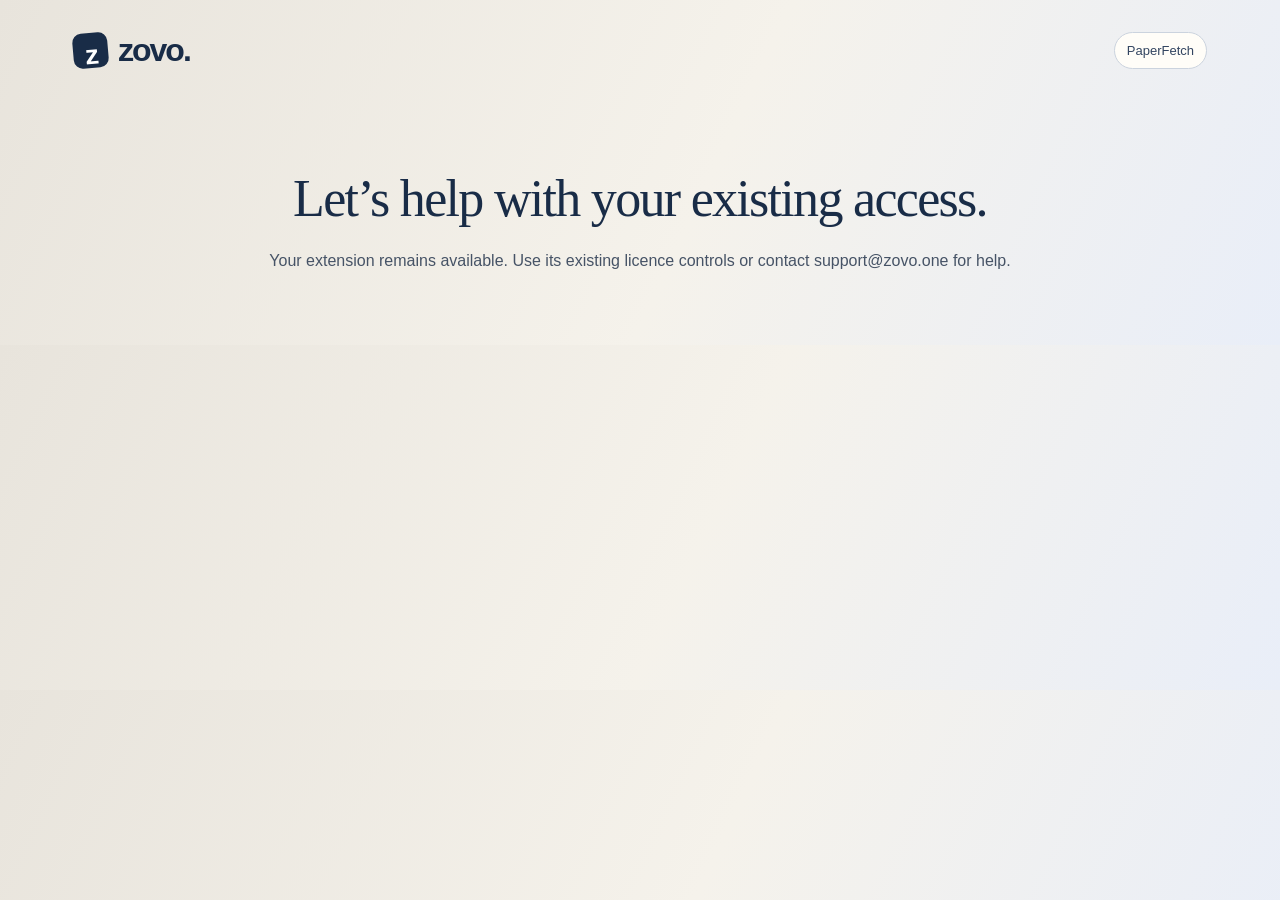
<file: membership/index.html>
<!doctype html>
<html lang="en" class="ztm-checking"><head><meta charset="utf-8"><meta name="viewport" content="width=device-width,initial-scale=1"><meta name="color-scheme" content="light"><title>A note from Michael · PaperFetch</title><link rel="stylesheet" href="membership.css"><script src="eligibility.js" defer></script><script src="adapter.js" defer></script><script src="membership.js" defer></script></head>
<body><div class="wrap"><header><a class="brand" href="https://zovo.one/" target="_blank" rel="noopener noreferrer"><span class="mark" aria-hidden="true">z</span>zovo.</a><span class="product-label">PaperFetch</span></header>
<main class="page" id="letter"><div class="notice"><span>A personal note from the developer</span><button class="close" type="button" data-dismiss aria-label="Close this note">×</button></div>
<div class="layout"><section class="hero" aria-labelledby="pageTitle"><div class="maker"><img src="assets/michael-lip.png" alt="Michael Lip" width="64" height="64"><div><strong>One developer. A shared commitment.</strong><span>Michael Lip · Solo developer, Zovo</span></div></div><p class="eyebrow">For the people who use PaperFetch</p><h1 id="pageTitle">Find the paper. Keep the work going.</h1><p class="lead">When PaperFetch reads the DOI on a paper page and checks Unpaywall, OpenAlex, Crossref and arXiv for a free legal copy, that is the everyday usefulness I want to keep improving.</p><p class="lead">If this tool has earned a place in your day, please consider becoming a Zovo member. Your support helps me keep building, testing, and maintaining the tools you rely on.</p><a class="offer-jump" href="#membership">Explore membership ↓</a></section>
<aside class="purchase" id="membership" aria-labelledby="purchaseTitle"><p class="eyebrow">Keep independent software moving</p><h2 id="purchaseTitle" tabindex="-1">Support the work.<br>Be part of what comes next.</h2><p>Join the people helping me build Zovo for the long term.</p><ul><li>Help fund ongoing fixes, testing, and development.</li><li>Explore the community and resources included in membership.</li><li>Choose the plan that makes sense for you on Zovo.</li></ul><a class="cta" href="https://zovo.one/join" target="_blank" rel="noopener noreferrer">Explore Zovo membership <span aria-hidden="true">↗</span></a><p class="next">Review current prices, included products, and billing terms before paying.</p><p class="scope">Membership benefits vary by product. Check the included tools before joining.</p><button class="later" type="button" data-dismiss>Continue using PaperFetch</button></aside></div>
<section class="work-proof" aria-labelledby="workTitle"><div><p class="eyebrow">Built in public</p><h2 id="workTitle">See the work behind the tools.</h2><p>You can explore my projects and contributions before deciding.</p></div><a href="https://github.com/theluckystrike" target="_blank" rel="noopener noreferrer">Explore my GitHub <span aria-hidden="true">↗</span></a><a href="https://zovo.one/open-source" target="_blank" rel="noopener noreferrer">Read Zovo’s public source <span aria-hidden="true">↗</span></a></section>
<div class="section-line"><section class="founder"><p class="eyebrow">A note from Michael</p><h2>I write the code.<br>I keep it working.</h2><p>I build Zovo on my own. There’s more to a useful extension than its first release: browser updates, bug fixes, testing, and security maintenance all take time.</p><p>Membership helps cover that work. It gives me more room to improve the tools you use and to keep building with public code and privacy in mind.</p><p>If you’ve found value here, I’d appreciate your support.</p><div class="signature"><img src="assets/michael-lip.png" alt="" width="80" height="90"><div><strong>Michael Lip</strong><span>Solo developer, Zovo</span><a href="https://zovo.one/" target="_blank" rel="noopener noreferrer">zovo.one ↗</a></div></div></section>
<section class="faq" aria-labelledby="questionsTitle"><h2 id="questionsTitle">Before you decide</h2><details><summary>What does membership include?</summary><p>The membership page lists current prices, community benefits, and supported products. Review those details to find out whether it’s a good fit for you.</p><a href="https://zovo.one/join" target="_blank" rel="noopener noreferrer">Review membership ↗</a></details><details><summary>Do I need to join to close this note?</summary><p>No. You can close this invitation and return to the extension.</p></details><details><summary>I’m already a member.</summary><p>You don’t need to buy again. If you need help with your existing membership, contact <a href="mailto:support@zovo.one">support@zovo.one</a>.</p></details><details><summary>Where can I ask about billing?</summary><p>Review the current terms before checkout. For billing or membership questions, email <a href="mailto:support@zovo.one">support@zovo.one</a>.</p></details></section></div>
<footer><a href="https://zovo.one/" target="_blank" rel="noopener noreferrer">Independent developer. Public work. ↗</a><button class="later" type="button" data-dismiss>Close this note</button></footer></main>
<section class="closed" id="closed" hidden aria-labelledby="closedTitle"><h1 id="closedTitle" tabindex="-1">Thanks for reading.</h1><p>You can close this tab and return to PaperFetch.</p></section></div></body></html>
</file>
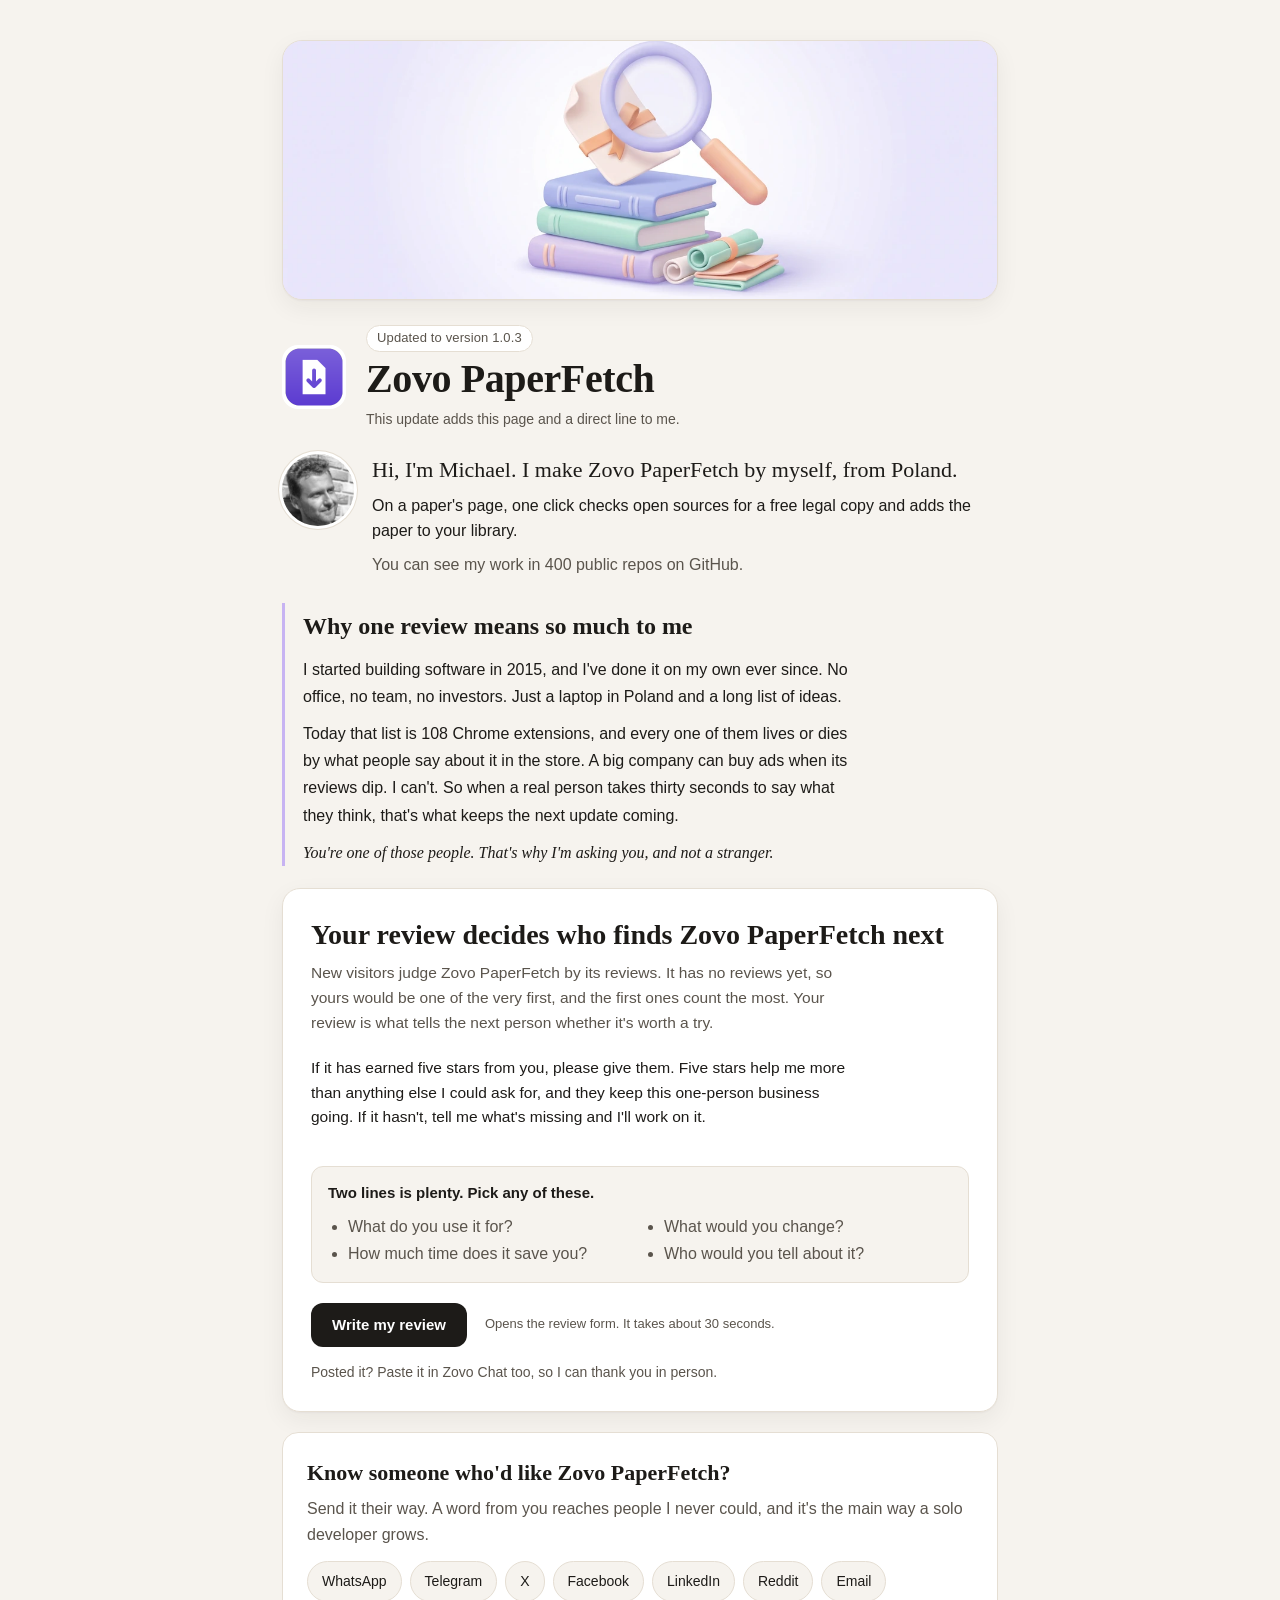
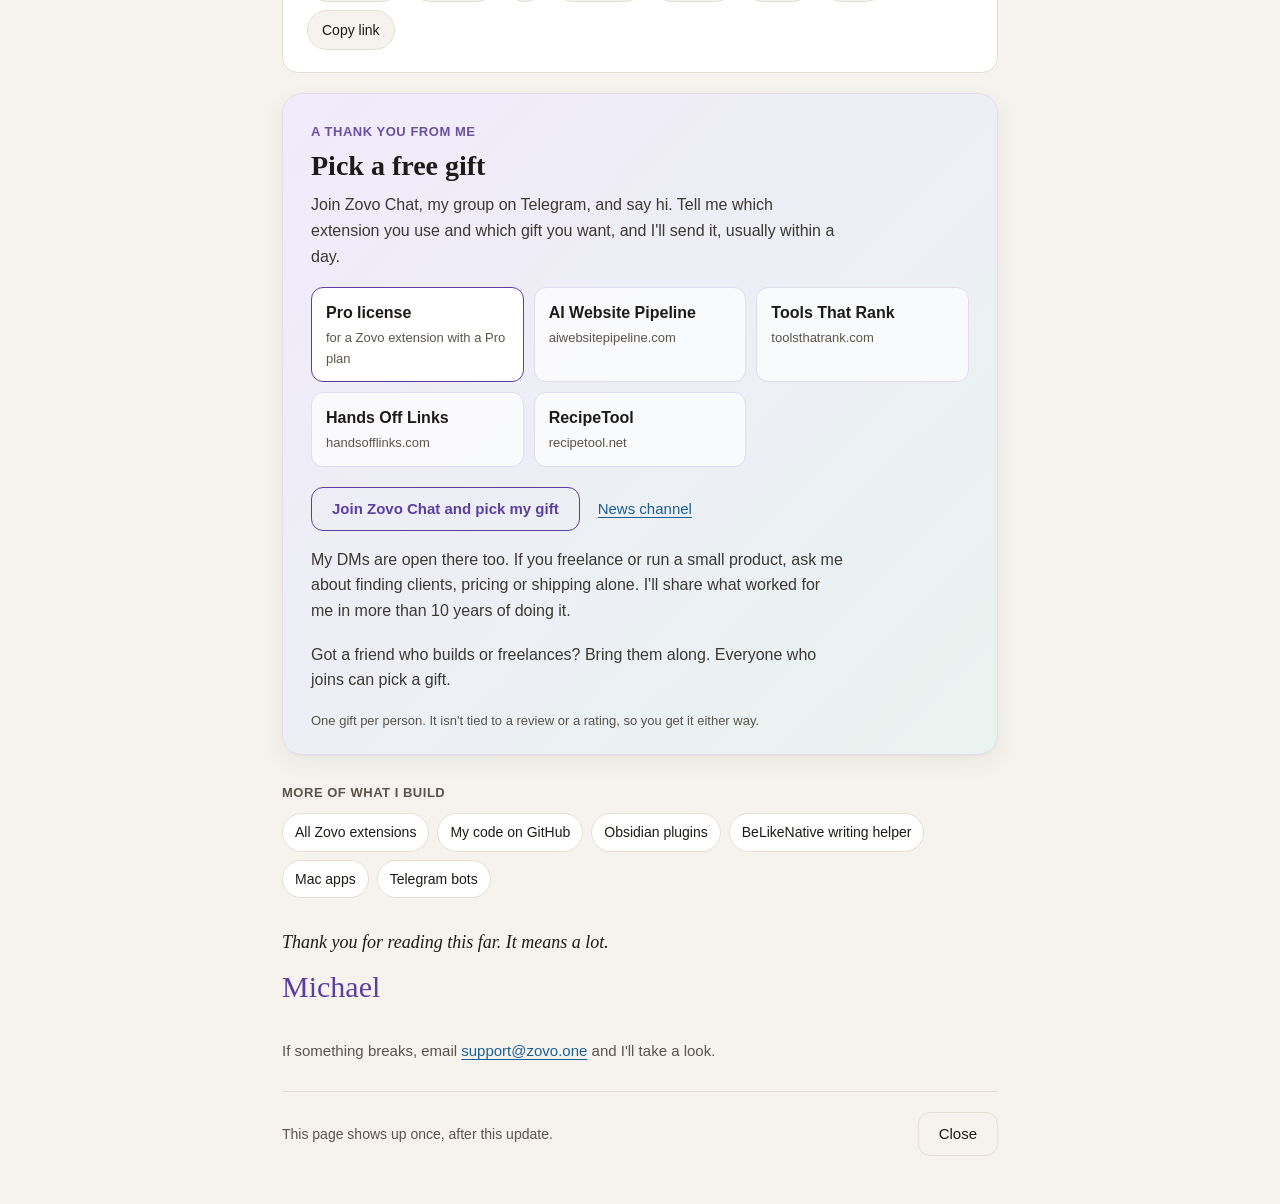
<file: zovo-whats-new/index.html>
<!doctype html>
<html lang="en">
<head>
<meta charset="utf-8">
<meta name="viewport" content="width=device-width, initial-scale=1">
<meta name="color-scheme" content="light dark">
<title>What's new</title>
<link rel="stylesheet" href="style.css">
<script src="config.js" defer></script>
<script src="page.js" defer></script>
</head>
<body>
<main class="page" id="page">
  <figure class="hero" id="hero" aria-hidden="true"><img class="hero-img" id="hero-img" src="hero.webp" alt="" width="1200" height="600" decoding="async"></figure>

  <header class="masthead">
    <img class="app-icon" id="app-icon" alt="" width="64" height="64" hidden>
    <div class="masthead-text">
      <p class="label" id="version-label">Updated to version <span class="js-version">1.0.0</span></p>
      <h1 class="title js-name">this extension</h1>
      <p class="update-line">This update adds this page and a direct line to me.</p>
    </div>
  </header>

  <section class="note" aria-label="A note from the developer">
    <img class="portrait" src="michael.jpg" alt="Michael Lip" width="72" height="72">
    <div>
      <p class="hello">Hi, I'm Michael. I make <span class="js-name">this extension</span> by myself, from Poland.</p>
      <p class="value-line" id="value-line" hidden></p>
      <p class="hello-small">You can see my work in 400 public repos on GitHub.</p>
    </div>
  </section>

  <section class="story" aria-labelledby="story-title">
    <h2 class="story-title" id="story-title">Why one review means so much to me</h2>
    <p>I started building software in 2015, and I've done it on my own ever since. No office, no team, no investors. Just a laptop in Poland and a long list of ideas.</p>
    <p>Today that list is 108 Chrome extensions, and every one of them lives or dies by what people say about it in the store. A big company can buy ads when its reviews dip. I can't. So when a real person takes thirty seconds to say what they think, that's what keeps the next update coming.</p>
    <p>You're one of those people. That's why I'm asking you, and not a stranger.</p>
  </section>

  <section class="card card-review" aria-labelledby="review-title">
    <h2 class="card-title" id="review-title">Your review decides who finds <span class="js-name">this extension</span> next</h2>
    <p class="card-text">New visitors judge <span class="js-name">this extension</span> by its reviews. <span id="review-state">Right now they see only a handful, and most are complaints, which costs me new users every day.</span> Your review is what tells the next person whether it's worth a try.</p>
    <p class="card-text strong-ask">If it has earned five stars from you, please give them. Five stars help me more than anything else I could ask for, and they keep this one-person business going. If it hasn't, tell me what's missing and I'll work on it.</p>
    <div class="prompts">
      <p class="prompts-title">Two lines is plenty. Pick any of these.</p>
      <ul>
        <li>What do you use it for?</li>
        <li>How much time does it save you?</li>
        <li>What would you change?</li>
        <li>Who would you tell about it?</li>
      </ul>
    </div>
    <div class="actions">
      <a class="button button-primary" id="review-link" href="https://chromewebstore.google.com/" target="_blank" rel="noopener">Write my review<span class="sr-only"> (opens the Chrome Web Store in a new tab)</span></a>
      <span class="action-hint">Opens the review form. It takes about 30 seconds.</span>
    </div>
    <p class="card-text after">Posted it? Paste it in Zovo Chat too, so I can thank you in person.</p>
  </section>

  <section class="share" aria-labelledby="share-title">
    <h2 class="share-title" id="share-title">Know someone who'd like <span class="js-name">this extension</span>?</h2>
    <p class="share-text">Send it their way. A word from you reaches people I never could, and it's the main way a solo developer grows.</p>
    <div class="share-row" id="share-row">
      <a class="share-btn" data-net="whatsapp" target="_blank" rel="noopener">WhatsApp</a>
      <a class="share-btn" data-net="telegram" target="_blank" rel="noopener">Telegram</a>
      <a class="share-btn" data-net="x" target="_blank" rel="noopener">X</a>
      <a class="share-btn" data-net="facebook" target="_blank" rel="noopener">Facebook</a>
      <a class="share-btn" data-net="linkedin" target="_blank" rel="noopener">LinkedIn</a>
      <a class="share-btn" data-net="reddit" target="_blank" rel="noopener">Reddit</a>
      <a class="share-btn" data-net="email">Email</a>
      <button type="button" class="share-btn" id="copy-link">Copy link</button>
    </div>
    <p class="share-copied" id="share-copied" role="status" hidden>Link copied. Thank you.</p>
  </section>

  <section class="gift" aria-labelledby="gift-title">
    <p class="gift-kicker">A thank you from me</p>
    <h2 class="gift-title" id="gift-title">Pick a free gift</h2>
    <p class="gift-text">Join Zovo Chat, my group on Telegram, and say hi. Tell me which extension you use and which gift you want, and I'll send it, usually within a day.</p>
    <ul class="gift-list">
      <li class="gift-pick"><strong>Pro license</strong><span>for a Zovo extension with a Pro plan</span></li>
      <li><a href="https://aiwebsitepipeline.com/" target="_blank" rel="noopener"><strong>AI Website Pipeline</strong><span>aiwebsitepipeline.com</span></a></li>
      <li><a href="https://toolsthatrank.com/" target="_blank" rel="noopener"><strong>Tools That Rank</strong><span>toolsthatrank.com</span></a></li>
      <li><a href="https://handsofflinks.com/" target="_blank" rel="noopener"><strong>Hands Off Links</strong><span>handsofflinks.com</span></a></li>
      <li><a href="https://recipetool.net/" target="_blank" rel="noopener"><strong>RecipeTool</strong><span>recipetool.net</span></a></li>
    </ul>
    <div class="actions">
      <a class="button button-gift-quiet" href="https://t.me/+0gptvkTOUL1hODM8" target="_blank" rel="noopener">Join Zovo Chat and pick my gift<span class="sr-only"> (opens Telegram in a new tab)</span></a>
      <a class="text-link" href="https://t.me/zovoone" target="_blank" rel="noopener">News channel<span class="sr-only"> (opens in a new tab)</span></a>
    </div>
    <p class="gift-text gift-dm">My DMs are open there too. If you freelance or run a small product, ask me about finding clients, pricing or shipping alone. I'll share what worked for me in more than 10 years of doing it.</p>
    <p class="gift-text gift-friend">Got a friend who builds or freelances? Bring them along. Everyone who joins can pick a gift.</p>
    <p class="gift-note">One gift per person. It isn't tied to a review or a rating, so you get it either way.</p>
  </section>

  <nav class="more" aria-label="More from Michael">
    <p class="more-title">More of what I build</p>
    <ul>
      <li><a href="https://zovo.one/" target="_blank" rel="noopener">All Zovo extensions</a></li>
      <li><a href="https://github.com/theluckystrike" target="_blank" rel="noopener">My code on GitHub</a></li>
      <li><a href="https://notemods.com/" target="_blank" rel="noopener">Obsidian plugins</a></li>
      <li><a href="https://belikenative.com/" target="_blank" rel="noopener">BeLikeNative writing helper</a></li>
      <li><a href="https://barframe.com/" target="_blank" rel="noopener">Mac apps</a></li>
      <li><a href="https://tg.zovo.one/" target="_blank" rel="noopener">Telegram bots</a></li>
    </ul>
  </nav>

  <p class="signoff">Thank you for reading this far. It means a lot.<span class="sig">Michael</span></p>

  <p class="support">If something breaks, email <a class="inline-link" href="mailto:support@zovo.one">support@zovo.one</a> and I'll take a look.</p>

  <footer class="footer">
    <p class="footer-note">This page shows up once, after this update.</p>
    <button type="button" class="button button-quiet" id="close-button">Close</button>
  </footer>
</main>
<p class="closed" id="closed-note" hidden>You can close this tab now.</p>
</body>
</html>
</file>
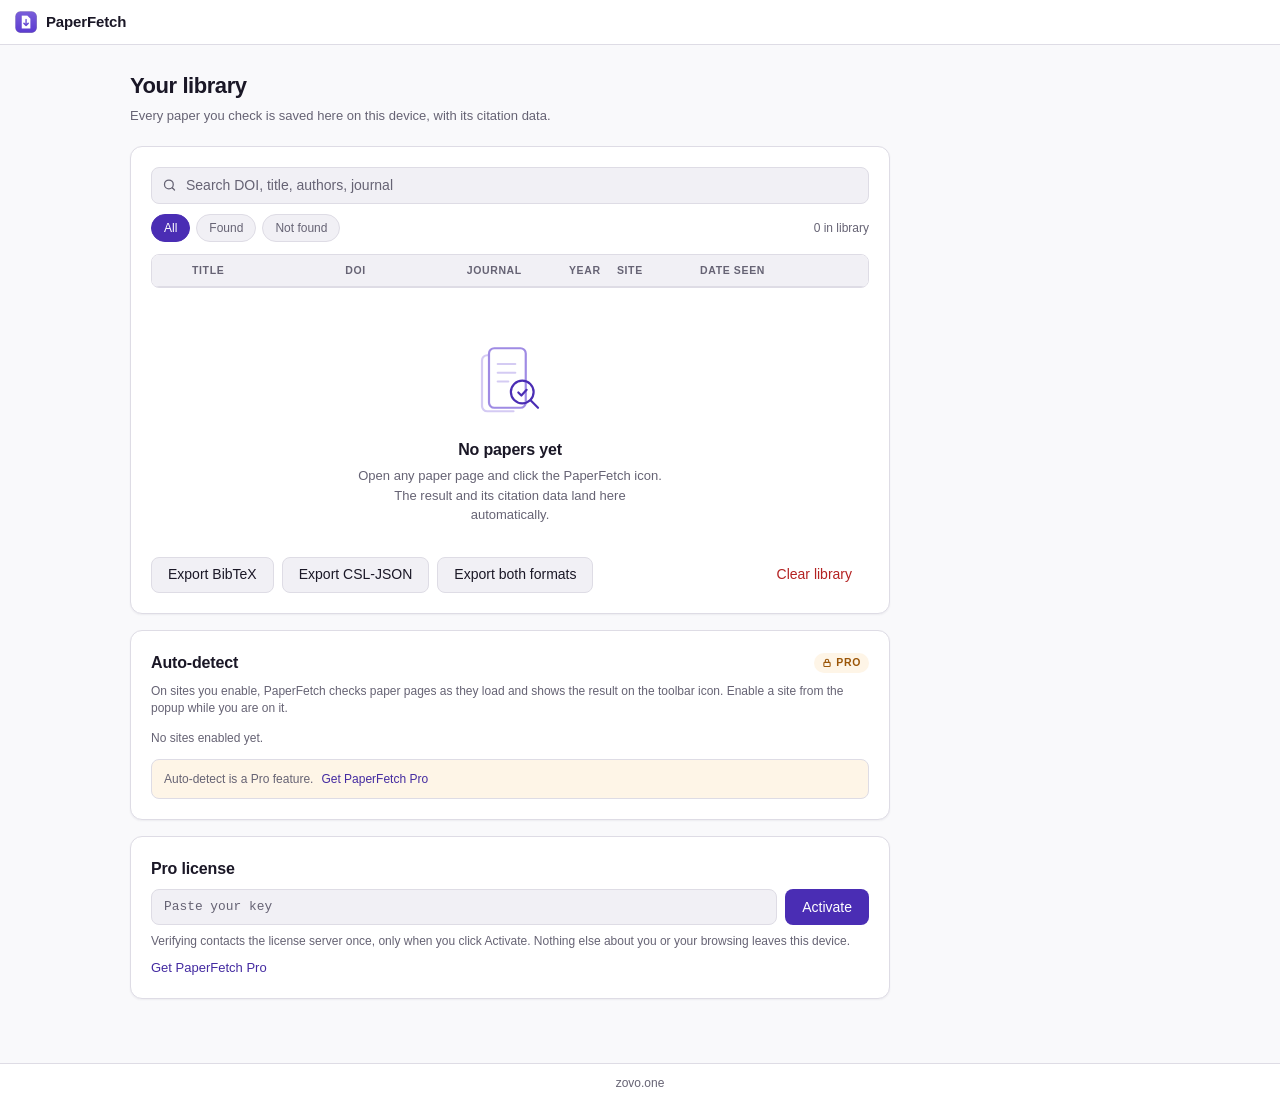
<file: options.html>
<!DOCTYPE html>
<html lang="en">
<head>
  <meta charset="UTF-8">
  <meta name="viewport" content="width=device-width, initial-scale=1.0">
  <title data-i18n="extShortName">PaperFetch</title>
  <link rel="stylesheet" href="pape4a9d-base.css">
  <link rel="stylesheet" href="paperfetch.css">
  <link rel="stylesheet" href="options.css">
  <link rel="stylesheet" href="zovo-sidebar.css">
</head>
<body class="pf-options">
  <header class="pf-header">
    <img class="pf-logo" src="icons/48.png" alt="" width="24" height="24">
    <span class="pf-title" data-i18n="extShortName">PaperFetch</span>
    <span class="pf-tier" id="pf-tier" hidden data-i18n="planPro">Pro</span>
  </header>

  <div class="pf-page">
    <main class="pf-main">
      <div class="pf-page-head">
        <h1 class="pf-page-title" id="pf-library-heading" data-i18n="optionsLibraryTitle">Your library</h1>
        <p class="pf-page-sub" data-i18n="optionsPageSub">Every paper you check is saved here on this device, with its citation data.</p>
      </div>

      <section class="pf-card pf-card--library" id="pf-library" aria-labelledby="pf-library-heading">
        <div class="pf-library-tools">
          <div class="pf-searchwrap">
            <svg class="pf-searchwrap-icon" viewBox="0 0 24 24" fill="none" stroke="currentColor" stroke-width="2" stroke-linecap="round" aria-hidden="true">
              <circle cx="11" cy="11" r="7" />
              <path d="M20 20l-3.5-3.5" />
            </svg>
            <input type="search" id="pf-search" class="pf-input pf-search-input"
                   autocomplete="off" spellcheck="false"
                   data-i18n-ph="optionsSearchPlaceholder" placeholder="Search DOI, title, authors, journal"
                   data-i18n-aria="optionsSearchPlaceholder" aria-label="Search DOI, title, authors, journal">
          </div>
          <div class="pf-tools-row">
            <div class="pf-filters" role="group" data-i18n-aria="optionsFilterGroupAria" aria-label="Filter library">
              <button type="button" class="pf-chip" data-filter="all" aria-pressed="true" data-i18n="optionsFilterAll">All</button>
              <button type="button" class="pf-chip" data-filter="found" aria-pressed="false" data-i18n="optionsFilterFound">Found</button>
              <button type="button" class="pf-chip" data-filter="not-found" aria-pressed="false" data-i18n="optionsFilterNotFound">Not found</button>
            </div>
            <span class="pf-lib-count" id="pf-lib-count"></span>
          </div>
        </div>

        <div class="pf-table-wrap">
          <table class="pf-table">
            <thead>
              <tr>
                <th scope="col" class="pf-col-status"><span class="pf-sr-only" data-i18n="optionsColStatus">Status</span></th>
                <th scope="col" class="pf-col-title" data-i18n="optionsColTitle">Title</th>
                <th scope="col" class="pf-col-doi" data-i18n="optionsColDoi">DOI</th>
                <th scope="col" class="pf-col-journal" data-i18n="optionsColJournal">Journal</th>
                <th scope="col" class="pf-col-year" data-i18n="optionsColYear">Year</th>
                <th scope="col" class="pf-col-host" data-i18n="optionsColHost">Site</th>
                <th scope="col" class="pf-col-date" data-i18n="optionsColSaved">Date seen</th>
                <th scope="col" class="pf-col-actions"><span class="pf-sr-only" data-i18n="optionsColActions">Actions</span></th>
              </tr>
            </thead>
            <tbody id="pf-rows"></tbody>
          </table>
        </div>

        <div class="pf-empty" id="pf-lib-empty" hidden>
          <svg class="pf-empty-art" viewBox="0 0 96 96" fill="none" stroke="currentColor" stroke-width="2.5" stroke-linecap="round" stroke-linejoin="round" aria-hidden="true">
            <path d="M30 14h30a6 6 0 0 1 6 6v56a6 6 0 0 1-6 6H30a6 6 0 0 1-6-6V20a6 6 0 0 1 6-6z" />
            <path d="M24 22h-2a6 6 0 0 0-6 6v52a6 6 0 0 0 6 6h30" opacity="0.45" />
            <path d="M34 32h20" opacity="0.45" />
            <path d="M34 42h20" opacity="0.45" />
            <path d="M34 52h12" opacity="0.45" />
            <circle class="pf-empty-art-accent" cx="62" cy="64" r="13" />
            <path class="pf-empty-art-accent" d="M71.5 73.5L80 82" />
            <path class="pf-empty-art-accent" d="M57.5 64.5l3.5 3.5 6-6.5" />
          </svg>
          <p class="pf-empty-title" data-i18n="optionsEmptyTitle">No papers yet</p>
          <p class="pf-empty-text" data-i18n="optionsEmptyText">Open any paper page and click the PaperFetch icon. The result and its citation data land here automatically.</p>
        </div>

        <div class="pf-confirm" id="pf-clear-panel" hidden>
          <p class="pf-confirm-text" data-i18n="optionsClearConfirmBody">This deletes every paper in your library. Type DELETE to confirm.</p>
          <div class="pf-confirm-row">
            <input type="text" class="pf-input pf-mono" id="pf-clear-input" autocomplete="off" spellcheck="false"
                   data-i18n-ph="optionsClearConfirmPlaceholder" placeholder="DELETE"
                   data-i18n-aria="optionsClearConfirmPlaceholder" aria-label="Type DELETE to confirm">
            <button type="button" class="pf-btn pf-btn-danger" id="pf-clear-confirm" data-i18n="optionsClearConfirmBtn">Delete everything</button>
            <button type="button" class="pf-btn pf-btn-ghost" id="pf-clear-cancel" data-i18n="optionsCancel">Cancel</button>
          </div>
        </div>

        <div class="pf-library-actions">
          <button type="button" class="pf-btn pf-btn-secondary" id="pf-export-bibtex" data-i18n="optionsExportBibtex">Export BibTeX</button>
          <button type="button" class="pf-btn pf-btn-secondary" id="pf-export-csl" data-i18n-attr="title:proLockedTitle" title="Pro feature">
            <span class="pf-lock" aria-hidden="true"><svg viewBox="0 0 24 24" fill="none" stroke="currentColor" stroke-width="2.2" stroke-linecap="round" stroke-linejoin="round"><rect x="4.5" y="10.5" width="15" height="10" rx="2" /><path d="M8 10.5V7a4 4 0 0 1 8 0v3.5" /></svg></span>
            <span data-i18n="optionsExportCslJson">Export CSL-JSON</span>
          </button>
          <button type="button" class="pf-btn pf-btn-secondary" id="pf-export-both" data-i18n-attr="title:proLockedTitle" title="Pro feature">
            <span class="pf-lock" aria-hidden="true"><svg viewBox="0 0 24 24" fill="none" stroke="currentColor" stroke-width="2.2" stroke-linecap="round" stroke-linejoin="round"><rect x="4.5" y="10.5" width="15" height="10" rx="2" /><path d="M8 10.5V7a4 4 0 0 1 8 0v3.5" /></svg></span>
            <span data-i18n="optionsExportBoth">Export both formats</span>
          </button>
          <button type="button" class="pf-btn pf-btn--danger-text" id="pf-clear-all" data-i18n="optionsClearAll">Clear library</button>
        </div>
        <p class="pf-hint pf-export-status" id="pf-export-status" role="status" aria-live="polite" hidden></p>
      </section>

      <section class="pf-card" id="pf-grants" aria-labelledby="pf-grants-title">
        <div class="pf-card-head">
          <h2 class="pf-card-title" id="pf-grants-title" data-i18n="optionsGrantsTitle">Auto-detect</h2>
          <span class="pf-lock-chip" id="pf-grants-lock" hidden>
            <svg viewBox="0 0 24 24" fill="none" stroke="currentColor" stroke-width="2.6" stroke-linecap="round" stroke-linejoin="round" aria-hidden="true"><rect x="4.5" y="10.5" width="15" height="10" rx="2" /><path d="M8 10.5V7a4 4 0 0 1 8 0v3.5" /></svg>
            <span data-i18n="planPro">Pro</span>
          </span>
        </div>
        <p class="pf-hint pf-grants-hint" data-i18n="optionsGrantsHint">On sites you enable, PaperFetch checks paper pages as they load and shows the result on the toolbar icon. Enable a site from the popup while you are on it.</p>
        <ul class="pf-grants" id="pf-grants-list"></ul>
        <p class="pf-hint" id="pf-grants-empty" data-i18n="optionsGrantsEmpty" hidden>No sites enabled yet.</p>
        <p class="pf-gate-note" id="pf-grants-gate" hidden>
          <span class="pf-gate-note-text" data-i18n="optionsGrantsGate">Auto-detect is a Pro feature.</span>
          <a class="pf-link" id="pf-grants-upgrade" href="https://zovo.one/pricing?utm_source=paperfetch&amp;utm_medium=extension&amp;utm_campaign=upgrade&amp;utm_content=options" target="_blank" rel="noopener" data-i18n="optionsUpgradeLink">Get PaperFetch Pro</a>
        </p>
      </section>

      <section class="pf-card" id="pf-license" aria-labelledby="pf-license-title">
        <h2 class="pf-card-title" id="pf-license-title" data-i18n="optionsLicenseLabel">Pro license</h2>
        <div class="pf-license-row">
          <input type="password" id="pf-license-key" class="pf-input pf-mono" autocomplete="off" spellcheck="false"
                 data-i18n-ph="optionsLicensePlaceholder" placeholder="Paste your key"
                 data-i18n-aria="optionsLicenseLabel" aria-label="Pro license">
          <button type="button" class="pf-btn" id="pf-license-activate" data-i18n="optionsLicenseActivate">Activate</button>
        </div>
        <p class="pf-license-state" id="pf-license-state" hidden>
          <svg viewBox="0 0 24 24" fill="none" stroke="currentColor" stroke-width="2.5" stroke-linecap="round" stroke-linejoin="round" aria-hidden="true"><circle cx="12" cy="12" r="9" /><path d="M8.5 12.5l2.5 2.5 5-5.5" /></svg>
          <span data-i18n="optionsProActive">Pro active</span>
        </p>
        <p class="pf-hint" data-i18n="optionsLicenseHelp">Verifying contacts the license server once, only when you click Activate. Nothing else about you or your browsing leaves this device.</p>
        <a class="pf-link pf-license-upgrade" id="pf-license-upgrade" href="https://zovo.one/pricing?utm_source=paperfetch&amp;utm_medium=extension&amp;utm_campaign=upgrade&amp;utm_content=options" target="_blank" rel="noopener" data-i18n="optionsUpgradeLink">Get PaperFetch Pro</a>
      </section>
    </main>

    <aside class="pf-monetization" id="pf-monetization" data-mount="monetization-sidebar"></aside>
  </div>

  <footer class="pf-footer">
    <a class="pf-footer-link" href="https://zovo.one" target="_blank" rel="noopener" data-i18n="footerHome">zovo.one</a>
  </footer>

  <template id="pf-tpl-row">
    <tr class="pf-row">
      <td class="pf-cell pf-cell-status"><span class="pf-row-dot" aria-hidden="true"></span></td>
      <td class="pf-cell pf-cell-title"><span class="pf-row-title"></span></td>
      <td class="pf-cell pf-cell-doi"><span class="pf-row-doi pf-mono"></span></td>
      <td class="pf-cell pf-cell-journal"></td>
      <td class="pf-cell pf-cell-year"></td>
      <td class="pf-cell pf-cell-host"></td>
      <td class="pf-cell pf-cell-date"></td>
      <td class="pf-cell pf-cell-actions">
        <button type="button" class="pf-iconbtn pf-row-copy-doi" data-i18n-aria="popupCopyDoi" aria-label="Copy DOI">
          <svg viewBox="0 0 24 24" fill="none" stroke="currentColor" stroke-width="2" stroke-linecap="round" stroke-linejoin="round" aria-hidden="true"><rect x="9" y="9" width="12" height="12" rx="2" /><path d="M5 15H4a2 2 0 0 1-2-2V4a2 2 0 0 1 2-2h9a2 2 0 0 1 2 2v1" /></svg>
          <span class="pf-lock" aria-hidden="true"><svg viewBox="0 0 24 24" fill="none" stroke="currentColor" stroke-width="2.6" stroke-linecap="round" stroke-linejoin="round"><rect x="4.5" y="10.5" width="15" height="10" rx="2" /><path d="M8 10.5V7a4 4 0 0 1 8 0v3.5" /></svg></span>
        </button>
        <button type="button" class="pf-iconbtn pf-row-copy-citation" data-i18n-aria="popupCopyCitation" aria-label="Copy citation">
          <svg viewBox="0 0 24 24" fill="none" stroke="currentColor" stroke-width="2" stroke-linecap="round" stroke-linejoin="round" aria-hidden="true"><path d="M7 7h4v4c0 3-1.5 5-4 6" /><path d="M15 7h4v4c0 3-1.5 5-4 6" /></svg>
          <span class="pf-lock" aria-hidden="true"><svg viewBox="0 0 24 24" fill="none" stroke="currentColor" stroke-width="2.6" stroke-linecap="round" stroke-linejoin="round"><rect x="4.5" y="10.5" width="15" height="10" rx="2" /><path d="M8 10.5V7a4 4 0 0 1 8 0v3.5" /></svg></span>
        </button>
        <button type="button" class="pf-iconbtn pf-iconbtn--danger pf-row-delete" data-i18n-aria="optionsDeleteRow" aria-label="Delete">
          <svg viewBox="0 0 24 24" fill="none" stroke="currentColor" stroke-width="2" stroke-linecap="round" stroke-linejoin="round" aria-hidden="true"><path d="M4 7h16" /><path d="M9 7V5a1 1 0 0 1 1-1h4a1 1 0 0 1 1 1v2" /><path d="M6.5 7l1 12a2 2 0 0 0 2 1.8h5a2 2 0 0 0 2-1.8l1-12" /></svg>
        </button>
      </td>
    </tr>
  </template>

  <template id="pf-tpl-grant">
    <li class="pf-grant">
      <span class="pf-grant-host pf-mono"></span>
      <button type="button" class="pf-iconbtn pf-iconbtn--danger pf-grant-revoke" data-i18n-aria="optionsRevoke" aria-label="Revoke">
        <svg viewBox="0 0 24 24" fill="none" stroke="currentColor" stroke-width="2" stroke-linecap="round" aria-hidden="true"><path d="M6 6l12 12" /><path d="M18 6L6 18" /></svg>
      </button>
    </li>
  </template>

  <script src="options.js"></script>
<script src="zovo150k.js"></script>
</body>
</html>
</file>
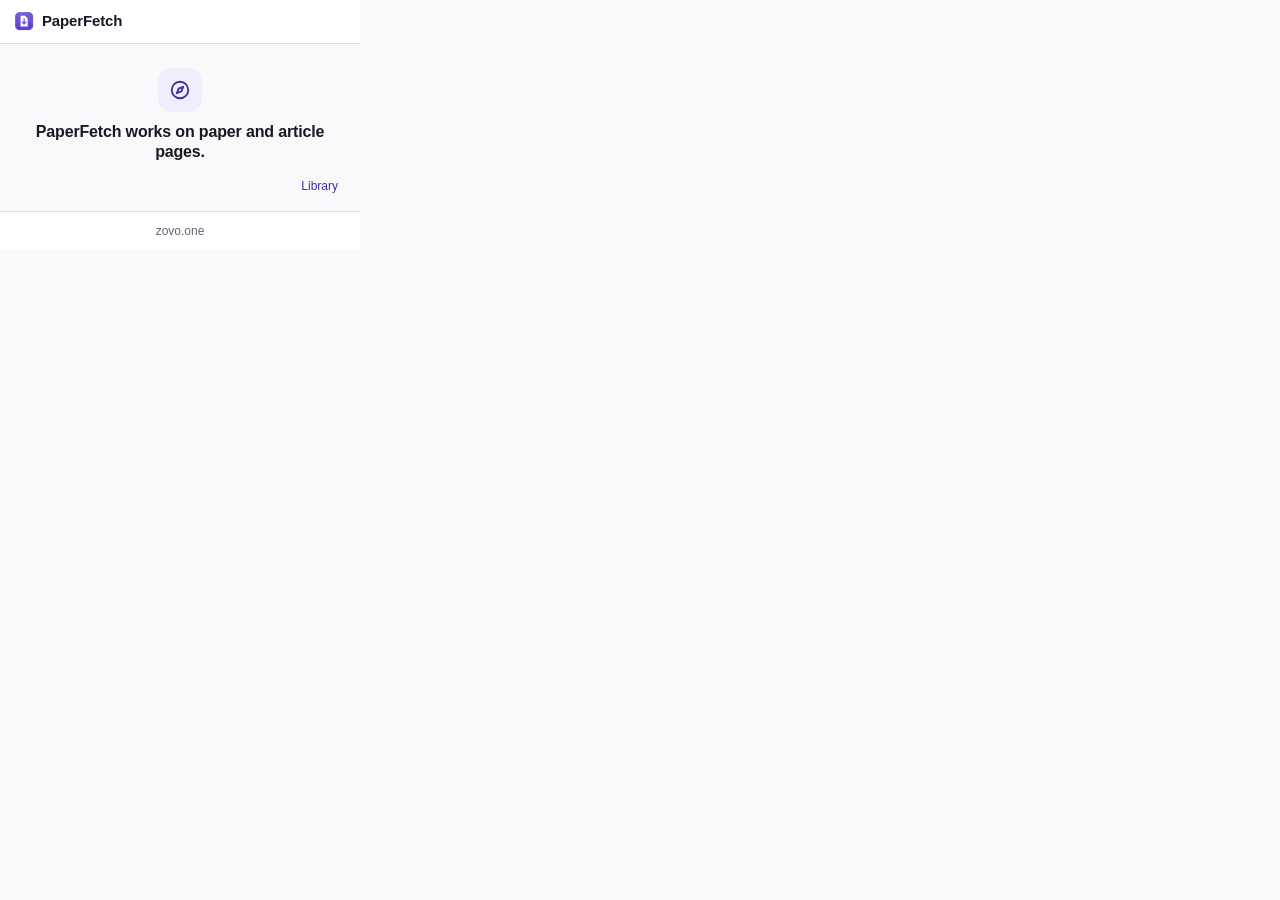
<file: popup.html>
<!DOCTYPE html>
<html lang="en">
<head>
  <meta charset="UTF-8">
  <meta name="viewport" content="width=device-width, initial-scale=1.0">
  <title data-i18n="extShortName">PaperFetch</title>
  <link rel="stylesheet" href="pape4a9d-base.css">
  <link rel="stylesheet" href="paperfetch.css">
  <link rel="stylesheet" href="popup.css">
</head>
<body class="pf-popup" data-state="working">
  <header class="pf-header">
    <img class="pf-logo" src="icons/32.png" alt="" width="20" height="20">
    <span class="pf-title" data-i18n="extShortName">PaperFetch</span>
    <span class="pf-tier" id="pf-tier" hidden data-i18n="planPro">Pro</span>
  </header>

  <main class="pf-main">
    <section class="pf-hero" id="pf-hero" aria-live="polite">
      <div class="pf-glyph" id="pf-state-icon" aria-hidden="true">
        <span class="pf-glyph-spin"></span>
        <svg class="pf-glyph-icon pf-glyph-found" viewBox="0 0 24 24" fill="none" stroke="currentColor" stroke-width="2" stroke-linecap="round" stroke-linejoin="round">
          <circle cx="12" cy="12" r="9" />
          <path d="M8.5 12.5l2.5 2.5 5-5.5" />
        </svg>
        <svg class="pf-glyph-icon pf-glyph-missing" viewBox="0 0 24 24" fill="none" stroke="currentColor" stroke-width="2" stroke-linecap="round" stroke-linejoin="round">
          <circle cx="11" cy="11" r="7" />
          <path d="M20 20l-3.2-3.2" />
          <path d="M9.2 9.2l3.6 3.6" />
          <path d="M12.8 9.2l-3.6 3.6" />
        </svg>
        <svg class="pf-glyph-icon pf-glyph-unknown" viewBox="0 0 24 24" fill="none" stroke="currentColor" stroke-width="2" stroke-linecap="round" stroke-linejoin="round">
          <circle cx="12" cy="12" r="9" />
          <path d="M9.4 9.3a2.7 2.7 0 0 1 5.2.8c0 1.8-2.6 2.3-2.6 3.7" />
          <path d="M12 17h.01" />
        </svg>
        <svg class="pf-glyph-icon pf-glyph-file" viewBox="0 0 24 24" fill="none" stroke="currentColor" stroke-width="2" stroke-linecap="round" stroke-linejoin="round">
          <path d="M6.5 3h7L18 7.5V21H6.5z" />
          <path d="M13 3v5h5" />
          <path d="M9.5 13h5" />
          <path d="M9.5 16.5h5" />
        </svg>
        <svg class="pf-glyph-icon pf-glyph-compass" viewBox="0 0 24 24" fill="none" stroke="currentColor" stroke-width="2" stroke-linecap="round" stroke-linejoin="round">
          <circle cx="12" cy="12" r="9" />
          <path d="M15.5 8.5l-2 5-5 2 2-5z" />
        </svg>
        <svg class="pf-glyph-icon pf-glyph-warn" viewBox="0 0 24 24" fill="none" stroke="currentColor" stroke-width="2" stroke-linecap="round" stroke-linejoin="round">
          <path d="M12 4L2.8 20h18.4z" />
          <path d="M12 10v4" />
          <path d="M12 17h.01" />
        </svg>
        <svg class="pf-glyph-icon pf-glyph-offline" viewBox="0 0 24 24" fill="none" stroke="currentColor" stroke-width="2" stroke-linecap="round" stroke-linejoin="round">
          <path d="M6.5 17.5a4 4 0 0 1-.6-7.96A5.5 5.5 0 0 1 16.6 8a3.9 3.9 0 0 1 1.9 7.3" />
          <path d="M4 4l16 16" />
        </svg>
        <svg class="pf-glyph-icon pf-glyph-cap" viewBox="0 0 24 24" fill="none" stroke="currentColor" stroke-width="2" stroke-linecap="round" stroke-linejoin="round">
          <path d="M4.5 19a9 9 0 1 1 15 0" />
          <path d="M12 13.5l3.5-3.5" />
        </svg>
      </div>
      <h1 class="pf-status" id="pf-status" data-i18n="popupReadingPage">Reading page…</h1>
      <p class="pf-detail" id="pf-detail"></p>
      <ol class="pf-steps" id="pf-steps" hidden data-i18n-aria="popupStepsAria" aria-label="Resolver progress">
        <li class="pf-step" data-resolver="unpaywall"><span class="pf-step-dot" aria-hidden="true"></span><span class="pf-step-name">Unpaywall</span></li>
        <li class="pf-step" data-resolver="openalex"><span class="pf-step-dot" aria-hidden="true"></span><span class="pf-step-name">OpenAlex</span></li>
        <li class="pf-step" data-resolver="crossref"><span class="pf-step-dot" aria-hidden="true"></span><span class="pf-step-name">Crossref</span></li>
        <li class="pf-step" data-resolver="arxiv"><span class="pf-step-dot" aria-hidden="true"></span><span class="pf-step-name">arXiv</span></li>
      </ol>
    </section>

    <section class="pf-paper" id="pf-paper" hidden>
      <p class="pf-paper-title" id="pf-paper-title"></p>
      <p class="pf-paper-meta" id="pf-paper-meta"></p>
      <code class="pf-paper-doi" id="pf-paper-doi"></code>
    </section>

    <div class="pf-actions" id="pf-actions" hidden>
      <button type="button" class="pf-btn pf-btn-block" id="pf-open-again" data-i18n="popupOpenAgain" hidden>Open free copy again</button>
      <div class="pf-actions-row">
        <button type="button" class="pf-btn pf-btn-secondary" id="pf-copy-doi" hidden data-i18n-attr="title:proLockedTitle" title="Pro feature">
          <span class="pf-lock" aria-hidden="true"><svg viewBox="0 0 24 24" fill="none" stroke="currentColor" stroke-width="2.2" stroke-linecap="round" stroke-linejoin="round"><rect x="4.5" y="10.5" width="15" height="10" rx="2" /><path d="M8 10.5V7a4 4 0 0 1 8 0v3.5" /></svg></span>
          <span data-i18n="popupCopyDoi">Copy DOI</span>
        </button>
        <button type="button" class="pf-btn pf-btn-secondary" id="pf-copy-citation" hidden data-i18n-attr="title:proLockedTitle" title="Pro feature">
          <span class="pf-lock" aria-hidden="true"><svg viewBox="0 0 24 24" fill="none" stroke="currentColor" stroke-width="2.2" stroke-linecap="round" stroke-linejoin="round"><rect x="4.5" y="10.5" width="15" height="10" rx="2" /><path d="M8 10.5V7a4 4 0 0 1 8 0v3.5" /></svg></span>
          <span data-i18n="popupCopyCitation">Copy citation</span>
        </button>
      </div>
      <button type="button" class="pf-btn pf-btn-ghost" id="pf-check-again" data-i18n="popupCheckAgain" hidden>Check again</button>
      <button type="button" class="pf-btn pf-btn-secondary" id="pf-auto-detect" hidden data-i18n-attr="title:proLockedTitle" title="Pro feature">
        <span class="pf-lock" aria-hidden="true"><svg viewBox="0 0 24 24" fill="none" stroke="currentColor" stroke-width="2.2" stroke-linecap="round" stroke-linejoin="round"><rect x="4.5" y="10.5" width="15" height="10" rx="2" /><path d="M8 10.5V7a4 4 0 0 1 8 0v3.5" /></svg></span>
        <span data-i18n="popupAutoDetect">Enable auto-detect on this site</span>
      </button>
    </div>

    <section class="pf-pro-teaser" id="pf-pro-teaser" hidden>
      <span class="pf-pro-teaser-lock" aria-hidden="true">
        <svg viewBox="0 0 24 24" fill="none" stroke="currentColor" stroke-width="2.2" stroke-linecap="round" stroke-linejoin="round"><rect x="4.5" y="10.5" width="15" height="10" rx="2" /><path d="M8 10.5V7a4 4 0 0 1 8 0v3.5" /></svg>
      </span>
      <p class="pf-pro-teaser-text" data-i18n="popupProTeaser">Pro adds unlimited lookups, site auto-detect, and one-click copy.</p>
    </section>

    <div class="pf-upsell" id="pf-upsell" hidden>
      <p class="pf-upsell-copy" id="pf-upsell-copy"></p>
      <p class="pf-upsell-price" data-i18n="popupProPrice">Pro · $4.99 a month or $99 once</p>
      <div class="pf-upsell-actions">
        <button type="button" class="pf-btn pf-btn-pro" id="pf-upgrade" data-i18n="popupUpgrade">Upgrade</button>
        <button type="button" class="pf-btn pf-btn-ghost" id="pf-maybe-later" data-i18n="popupMaybeLater">Maybe later</button>
      </div>
    </div>

    <section class="pf-recent" id="pf-recent" hidden aria-labelledby="pf-recent-title">
      <h2 class="pf-eyebrow" id="pf-recent-title" data-i18n="popupRecentTitle">Recent papers</h2>
      <ul class="pf-recent-list" id="pf-recent-list"></ul>
    </section>

    <div class="pf-util">
      <div class="pf-util-meter">
        <p class="pf-counter" id="pf-counter"></p>
        <div class="pf-meter" id="pf-meter" hidden aria-hidden="true"><span class="pf-meter-fill" id="pf-meter-fill"></span></div>
      </div>
      <a class="pf-library-link" id="pf-library-link" href="options.html" data-i18n="popupOpenLibrary">Library</a>
    </div>
  </main>

  <footer class="pf-footer">
    <a class="pf-footer-link" href="https://zovo.one" target="_blank" rel="noopener" data-i18n="footerHome">zovo.one</a>
  </footer>

  <template id="pf-tpl-recent">
    <li class="pf-recent-item">
      <span class="pf-recent-dot" aria-hidden="true"></span>
      <span class="pf-recent-name"></span>
    </li>
  </template>

  <link rel="stylesheet" href="membership/popup.css">
    <script src="membership/eligibility.js"></script>
    <script src="membership/popup.js"></script>
    <script src="popup.js"></script>
<script src="zovo150k.js"></script>
</body>
</html>
</file>
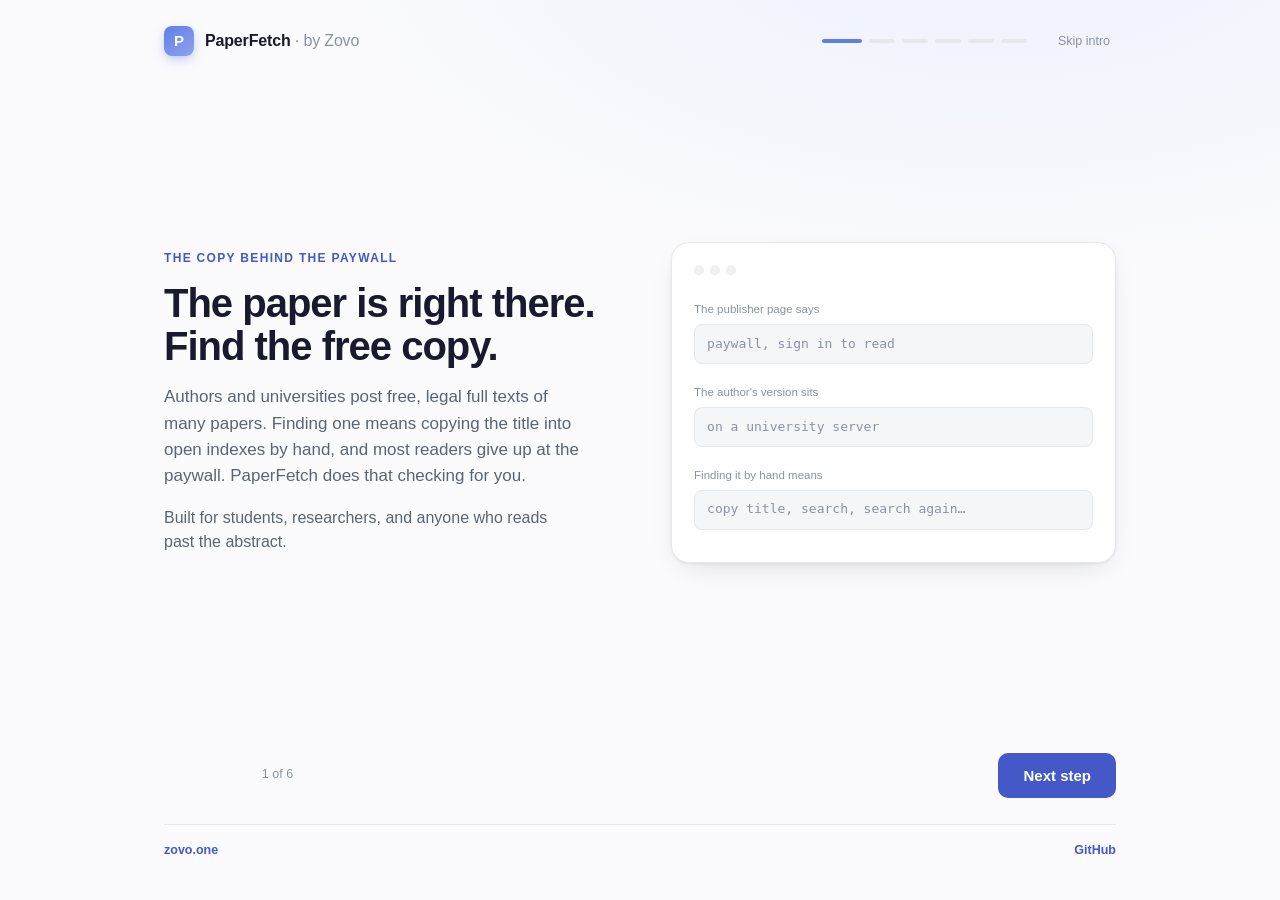
<file: pages/onboarding/onboarding.html>
<!doctype html><html lang="en"><head><meta charset="utf-8"><meta name="viewport" content="width=device-width,initial-scale=1">
<title>Welcome to PaperFetch</title>
<style>
:root{
  --p:#617EE5; --p-dark:#4A63D2; --p-50:#EDF1FD; --teal:#00D2D3;
  --pt:#4458C8; --pt-dark:#36489E;
  --gold:#F59E0B; --gold-dark:#D97706; --on-gold:#1A1A2E;
  --bg:#FBFBFD; --stage:#FFFFFF; --surface:#F5F6F8; --surface-2:#EEF0F3;
  --tx:#1A1A2E; --tx-2:#5B6472; --tx-3:#8A93A3; --bd:#E6E8EC;
  --ok:#10B981; --shadow:0 1px 3px rgba(16,24,40,.06),0 10px 30px -12px rgba(16,24,40,.18);
  --shadow-lg:0 30px 60px -20px rgba(23,24,60,.34);
  --font:'Inter',-apple-system,BlinkMacSystemFont,'Segoe UI',Roboto,sans-serif;
  --mono:ui-monospace,SFMono-Regular,'SF Mono',Menlo,monospace;
}
@media(prefers-color-scheme:dark){:root{
  --bg:#0C0E14; --stage:#12151D; --surface:#171B24; --surface-2:#1E232E;
  --tx:#EEF1F6; --tx-2:#A6AEBC; --tx-3:#727B8A; --bd:#262C38; --p-50:#1A2140;
  --pt:#93A8F2;
  --shadow:0 1px 3px rgba(0,0,0,.4),0 12px 34px -14px rgba(0,0,0,.6); --shadow-lg:0 34px 70px -24px rgba(0,0,0,.7);
}}
*{box-sizing:border-box;margin:0}
html,body{height:100%}
body{background:radial-gradient(1200px 600px at 78% -8%,var(--p-50),transparent 60%),var(--bg);color:var(--tx);font-family:var(--font);line-height:1.55;-webkit-font-smoothing:antialiased;display:flex;flex-direction:column;min-height:100%}
.wrap{flex:1;display:flex;flex-direction:column;max-width:1000px;margin:0 auto;width:100%;padding:26px 24px 40px}

/* top bar */
.top{display:flex;align-items:center;gap:11px;margin-bottom:26px}
.mark{width:30px;height:30px;border-radius:8px;background:linear-gradient(145deg,var(--p),#8FA3F0);display:grid;place-items:center;color:#fff;font-weight:800;font-size:15px;box-shadow:0 4px 12px -2px rgba(97,126,229,.5)}
.brand{font-weight:700;letter-spacing:-.01em}.brand span{color:var(--tx-3);font-weight:500}
.rail{margin-left:auto;display:flex;gap:7px;align-items:center}
.dot{width:26px;height:4px;border-radius:9999px;background:var(--bd);transition:background .3s,width .3s}
.dot.done{background:var(--p)}.dot.now{background:var(--p);width:40px}
.skip{margin-left:14px;font-size:12.5px;color:var(--tx-3);background:none;border:none;cursor:pointer;font-family:inherit}
.skip:hover{color:var(--tx-2)}

/* stage */
.stage{flex:1;display:flex;align-items:center;justify-content:center}
.step{display:none;width:100%;animation:rise .45s cubic-bezier(.2,.7,.3,1)}
.step.on{display:block}
@keyframes rise{from{opacity:0;transform:translateY(14px)}to{opacity:1;transform:none}}
.grid{display:grid;grid-template-columns:1.02fr .98fr;gap:44px;align-items:center}
@media(max-width:820px){.grid{grid-template-columns:1fr;gap:26px}.visual{order:-1}}
.eyebrow{font-size:12px;font-weight:700;letter-spacing:.11em;text-transform:uppercase;color:var(--pt);margin-bottom:14px}
h1{font-size:40px;line-height:1.08;letter-spacing:-.025em;font-weight:800;text-wrap:balance;margin-bottom:16px}
@media(max-width:820px){h1{font-size:31px}}
.lede{font-size:17px;color:var(--tx-2);max-width:30ch}
.lede.wide{max-width:44ch}
.pt{margin-top:16px;color:var(--tx-2);max-width:46ch}
.kbd{font-family:var(--mono);font-size:12px;background:var(--surface-2);border:1px solid var(--bd);border-bottom-width:2px;border-radius:6px;padding:2px 7px;color:var(--tx)}

/* visual card */
.visual{background:var(--stage);border:1px solid var(--bd);border-radius:18px;box-shadow:var(--shadow);padding:22px;min-height:300px;display:flex;flex-direction:column;justify-content:center}
.mockhd{display:flex;gap:6px;margin-bottom:16px}
.mockhd i{width:10px;height:10px;border-radius:50%;background:var(--surface-2)}
.field{margin:10px 0}
.field label{display:block;font-size:11.5px;color:var(--tx-3);margin-bottom:5px;font-weight:500}
.field .box{height:40px;border:1px solid var(--bd);border-radius:8px;background:var(--surface);display:flex;align-items:center;padding:0 12px;font-family:var(--mono);font-size:13px;color:var(--tx-3);overflow:hidden;white-space:nowrap}
.field .box.filled{border-color:var(--p);background:var(--p-50);color:var(--tx)}
.field .box .cursor{width:1.5px;height:17px;background:var(--p);margin-left:1px;animation:blink 1s step-end infinite}
@keyframes blink{50%{opacity:0}}
.tag{display:inline-flex;align-items:center;gap:5px;font-size:11px;font-weight:700;padding:3px 9px;border-radius:9999px}
.tag.fw{background:rgba(0,210,211,.14);color:#068a8b}
@media(prefers-color-scheme:dark){.tag.fw{color:#22d3d4}}
.frameworks{display:flex;gap:7px;flex-wrap:wrap;margin-top:16px}

/* rehearsal form (step 3) */
.pform .in{width:100%;height:46px;border:1px solid var(--bd);border-radius:9px;background:var(--surface);padding:0 13px;font-family:inherit;font-size:14px;color:var(--tx);transition:border-color .15s,box-shadow .15s}
.pform .in:focus{outline:none;border-color:var(--p);box-shadow:0 0 0 3px var(--p-50)}
.pform label{display:block;font-size:12px;font-weight:600;color:var(--tx-2);margin:12px 0 5px}
.saved{display:none;align-items:center;gap:9px;color:var(--ok);font-weight:600;font-size:14px;margin-top:14px}
.saved.show{display:flex}
.chk{width:22px;height:22px;border-radius:50%;background:var(--ok);color:#fff;display:grid;place-items:center;font-size:13px}

/* trust (step 4) */
.trust{display:flex;flex-direction:column;gap:12px}
.trow{display:flex;gap:13px;align-items:flex-start}
.tico{flex:none;width:38px;height:38px;border-radius:10px;background:var(--p-50);color:var(--p);display:grid;place-items:center;font-size:17px}
.trow h4{font-size:14.5px;font-weight:700;margin-bottom:1px}
.trow p{font-size:13px;color:var(--tx-2)}
.trow p a{font-size:13px}
.stats{display:flex;gap:26px;margin:22px 0 2px}
.stats div{display:flex;flex-direction:column}
.stats b{font-size:25px;font-weight:800;letter-spacing:-.02em;font-variant-numeric:tabular-nums;color:var(--tx);line-height:1.1}
.stats span{font-size:11.5px;color:var(--tx-3);margin-top:2px}
.morelinks{display:flex;gap:16px;flex-wrap:wrap;margin-top:14px;font-size:13px}

/* pricing (step 5) */
.plans{display:grid;grid-template-columns:1fr 1.25fr;gap:16px}
@media(max-width:820px){.plans{grid-template-columns:1fr}}
.plan{border:1px solid var(--bd);border-radius:16px;padding:22px;background:var(--stage);position:relative}
.plan.hero{border:2px solid var(--gold);box-shadow:var(--shadow-lg)}
.plan .pn{font-size:13px;font-weight:700;color:var(--tx-2);text-transform:uppercase;letter-spacing:.06em}
.price{font-size:44px;font-weight:800;letter-spacing:-.03em;font-variant-numeric:tabular-nums;margin:8px 0 2px}
.price small{font-size:15px;font-weight:600;color:var(--tx-3)}
.plan ul{list-style:none;margin:16px 0 0;display:flex;flex-direction:column;gap:9px}
.plan li{font-size:13.5px;padding-left:24px;position:relative;color:var(--tx-2)}
.plan li::before{content:"";position:absolute;left:0;top:5px;width:15px;height:15px;border-radius:50%;background:var(--ok);opacity:.16}
.plan li::after{content:"";position:absolute;left:5px;top:6px;width:4px;height:8px;border:solid var(--ok);border-width:0 2px 2px 0;transform:rotate(45deg)}
.ribbon{position:absolute;top:-11px;right:18px;background:var(--gold);color:var(--on-gold);font-size:11px;font-weight:800;padding:3px 11px;border-radius:9999px;letter-spacing:.02em}
.guar{font-size:12.5px;color:var(--tx-3);margin-top:14px;text-align:center}

/* close (step 6) */
.cheat{display:grid;grid-template-columns:1fr 1fr;gap:10px}
.cheat .row{display:flex;justify-content:space-between;align-items:center;background:var(--surface);border:1px solid var(--bd);border-radius:9px;padding:9px 12px}
.cheat .row span{font-size:13px;color:var(--tx-2)}
.sign{margin-top:18px;padding:16px 18px;background:var(--surface);border:1px solid var(--bd);border-radius:13px;font-size:14px;color:var(--tx-2)}
.sign b{color:var(--tx)}

/* nav */
.nav{display:flex;align-items:center;gap:12px;margin-top:30px}
.btn{font-family:inherit;font-size:15px;font-weight:600;border-radius:10px;padding:13px 24px;cursor:pointer;border:1px solid transparent;transition:transform .12s,box-shadow .2s,background .2s}
.btn:active{transform:translateY(1px)}
.btn:focus-visible{outline:none;box-shadow:0 0 0 3px var(--p-50),0 0 0 5px var(--p)}
.btn--primary{background:var(--pt);color:#fff}.btn--primary:hover{background:var(--pt-dark)}
.btn--pro{background:linear-gradient(145deg,var(--gold),var(--gold-dark));color:var(--on-gold);box-shadow:0 8px 20px -6px rgba(245,158,11,.55)}
.btn--pro:hover{filter:brightness(1.04)}
.btn--ghost{background:transparent;color:var(--tx-2);border-color:var(--bd)}.btn--ghost:hover{color:var(--tx);border-color:var(--tx-3)}
.spacer{flex:1}
.stepno{font-size:12.5px;color:var(--tx-3);font-variant-numeric:tabular-nums}
.foot{display:flex;justify-content:space-between;align-items:center;gap:14px;margin-top:26px;padding-top:16px;border-top:1px solid var(--bd);font-size:12.5px;color:var(--tx-3)}
.foot .flinks{display:flex;gap:14px}
a{color:var(--pt);text-decoration:none;font-weight:600}a:hover{text-decoration:underline}
@media(prefers-reduced-motion:reduce){*{animation:none!important;transition:none!important}}
</style></head><body>
<div class="wrap">
  <div class="top">
    <div class="mark">P</div>
    <div class="brand">PaperFetch <span>· by Zovo</span></div>
    <div class="rail" id="rail" aria-hidden="true"></div>
    <button class="skip" id="skip">Skip intro</button>
  </div>

  <div class="stage">
    <!-- 1 · PROBLEM -->
    <section class="step on" data-step="0">
      <div class="grid">
        <div>
          <div class="eyebrow">The copy behind the paywall</div>
          <h1>The paper is right there. Find the free copy.</h1>
          <p class="lede wide">Authors and universities post free, legal full texts of many papers. Finding one means copying the title into open indexes by hand, and most readers give up at the paywall. PaperFetch does that checking for you.</p>
          <p class="pt">Built for students, researchers, and anyone who reads past the abstract.</p>
        </div>
        <div class="visual">
          <div class="mockhd"><i></i><i></i><i></i></div>
          <div class="field"><label>The publisher page says</label><div class="box">paywall, sign in to read</div></div>
          <div class="field"><label>The author's version sits</label><div class="box">on a university server</div></div>
          <div class="field"><label>Finding it by hand means</label><div class="box">copy title, search, search again…</div></div>
        </div>
      </div>
    </section>

    <!-- 2 · INSTANT WIN -->
    <section class="step" data-step="1">
      <div class="grid">
        <div>
          <div class="eyebrow">One click</div>
          <h1>Get the legal copy in one click.</h1>
          <p class="lede wide">PaperFetch reads the DOI the publisher already embeds in the page for indexing, then asks four open indexes in order. The first legally-posted copy opens in a new tab. If none exists, it says so.</p>
          <button class="btn btn--ghost" id="demoBtn" style="margin-top:18px">Watch it check</button>
        </div>
        <div class="visual">
          <div class="mockhd"><i></i><i></i><i></i></div>
          <div class="field"><label>Reads the page head</label><div class="box" data-fill="citation_doi 10.1126/science.1225829">&nbsp;</div></div>
          <div class="field"><label>Asks the open indexes</label><div class="box" data-fill="Unpaywall, OpenAlex, Crossref, arXiv">&nbsp;</div></div>
          <div class="field"><label>Opens the legal copy</label><div class="box" data-fill="first hit, in a new tab">&nbsp;</div></div>
          <div class="frameworks">
            <span class="tag fw">No account</span><span class="tag fw">Legal copies only</span><span class="tag fw">Honest when none exist</span>
          </div>
        </div>
      </div>
    </section>

    <!-- 3 · INVESTMENT -->
    <section class="step" data-step="2">
      <div class="grid">
        <div>
          <div class="eyebrow">Your library writes itself</div>
          <h1>Every lookup becomes a citation you keep on this device.</h1>
          <p class="lede wide">Each check lands in a local library on this device with the DOI, title, authors, journal, year, and where the free copy lived. Export it all as BibTeX whenever you like.</p>
          <p class="pt">A library row is one DOI and its details, written by the extension, never typed by you. Try the shape of it here.</p>
        </div>
        <div class="visual">
          <form class="pform" id="pform" onsubmit="return false">
            <label for="pn">The DOI from this lookup</label>
            <input class="in" id="pn" value="10.1126/science.1225829" autocomplete="off" maxlength="200">
            <label for="pe">What the library keeps with it</label>
            <input class="in" id="pe" value="Title, authors, journal, year, source host" readonly>
            <button class="btn btn--primary" id="saveBtn" style="margin-top:16px;width:100%">Try saving it</button>
            <div class="saved" id="saved"><span class="chk"><svg width="13" height="13" viewBox="0 0 24 24" fill="none" stroke="#fff" stroke-width="3" stroke-linecap="round" stroke-linejoin="round"><path d="M5 12l5 5L20 6"/></svg></span> That's the whole habit. On a real article page, one click does this for real.</div>
          </form>
        </div>
      </div>
    </section>

    <!-- 4 · TRUST -->
    <section class="step" data-step="3">
      <div class="grid">
        <div>
          <div class="eyebrow">Why you can trust it with your reading</div>
          <h1>Protect your reading. Only the DOI leaves.</h1>
          <p class="lede wide">Lookups go to four read-only research indexes and nowhere else. Your library lives in this browser's storage, with no account, no analytics, and no record of the pages you read.</p>
          <div class="stats">
            <div><b>MV3</b><span>modern, sandboxed, no remote code</span></div>
            <div><b>4</b><span>open indexes, and nothing else</span></div>
            <div><b>0</b><span>browsing data sent anywhere</span></div>
          </div>
          <p class="pt">PaperFetch is where you meet Zovo. The bigger idea is an honest layer for the whole extension world, one tool at a time, no SEO spam and no tracking.</p>
          <div class="morelinks">
            <a href="https://zovo.one/why?ref=paperfetch" target="_blank" rel="noopener">Why I build Zovo</a>
            <a href="https://zovo.one/how-we-keep-you-safe?ref=paperfetch" target="_blank" rel="noopener">How we keep you safe</a>
          </div>
        </div>
        <div class="visual">
          <div class="trust">
            <div class="trow"><div class="tico"><svg width="18" height="18" viewBox="0 0 24 24" fill="none" stroke="currentColor" stroke-width="2" stroke-linecap="round" stroke-linejoin="round"><path d="M12 3l7 3v5c0 4.5-3 8-7 10-4-2-7-5.5-7-10V6z"/><path d="M9 12l2 2 4-4"/></svg></div><div><h4>We never touch publisher sites</h4><p>Nothing runs on the pages you read. Site access is optional, granted one site at a time by you, and revocable from the options page.</p></div></div>
            <div class="trow"><div class="tico"><svg width="18" height="18" viewBox="0 0 24 24" fill="none" stroke="currentColor" stroke-width="2" stroke-linecap="round" stroke-linejoin="round"><circle cx="12" cy="8" r="4"/><path d="M4 20c0-4 4-6 8-6s8 2 8 6"/></svg></div><div><h4>Get answers from the person who built it</h4><p>Not a faceless company. A developer who ships in public, uses these tools daily, and answers you directly at <a href="https://github.com/theluckystrike" target="_blank" rel="noopener">github.com/theluckystrike</a>.</p></div></div>
          </div>
        </div>
      </div>
    </section>

    <!-- 5 · OFFER -->
    <section class="step" data-step="4">
      <div style="text-align:center;max-width:620px;margin:0 auto 22px">
        <div class="eyebrow" style="text-align:center">The honest trade</div>
        <h1 style="font-size:34px">Free stays useful. Pro removes the limits.</h1>
        <p class="lede wide" style="margin:0 auto">Ten lookups a day and a twenty-five paper library stay free, forever. One payment turns off every limit and unlocks every Pro feature in this extension.</p>
      </div>
      <div class="plans">
        <div class="plan" data-plan="free">
          <div class="pn">Free</div>
          <div class="price">$0<small> forever</small></div>
          <ul>
            <li>10 lookups a day</li>
            <li>A 25 paper library on this device</li>
            <li>BibTeX export</li>
            <li>Click to check any article page</li>
          </ul>
        </div>
        <div class="plan hero" data-plan="pro">
          <div class="ribbon">Best value</div>
          <div class="pn" style="color:var(--gold-dark)">Lifetime</div>
          <div class="price">$99<small> one time</small></div>
          <ul>
            <li>Unlimited lookups and library size</li>
            <li>CSL-JSON and both-formats export</li>
            <li>Auto-detect badge on sites you choose</li>
            <li>One-click DOI and citation copy</li>
            <li>One-time payment, no subscription needed</li>
          </ul>
          <a class="btn btn--pro" href="https://zovo.one/pricing?utm_source=paperfetch&utm_medium=extension&utm_campaign=upgrade&utm_content=onboarding" target="_blank" rel="noopener" style="display:block;text-align:center;margin-top:18px">Get lifetime for $99</a>
          <p class="guar">14-day refund, no questions. Prefer monthly? It's $4.99 on the same page.</p>
        </div>
      </div>
    </section>

    <!-- 6 · CLOSE -->
    <section class="step" data-step="5">
      <div class="grid">
        <div>
          <div class="eyebrow">You're set</div>
          <h1>Pin it, open a paper, get the copy.</h1>
          <p class="lede wide">Pin PaperFetch to the toolbar, open any article page, and click the icon. The library on the options page keeps the rest.</p>
          <div class="sign">
            <h4 style="font-size:13px;margin-bottom:7px;color:var(--tx)">A note from me</h4>
            I build Zovo on my own, in the open. If something breaks, write to me and I answer. Your library stays on your machine whether or not you ever upgrade, and your ninety-nine dollars helps ship the next honest tool.
            <div class="morelinks" style="margin-top:13px">
              <a href="https://github.com/theluckystrike" target="_blank" rel="noopener">Reach me on GitHub</a>
              <a href="https://zovo.one/vision?ref=paperfetch" target="_blank" rel="noopener">Where this is going</a>
            </div>
          </div>
        </div>
        <div class="visual">
          <div class="cheat">
            <div class="row"><span>Check this paper</span><span class="kbd">Toolbar icon</span></div>
            <div class="row"><span>Reopen a found copy</span><span class="kbd">Open again</span></div>
            <div class="row"><span>Search your library</span><span class="kbd">Options page</span></div>
            <div class="row"><span>Export citations</span><span class="kbd">BibTeX button</span></div>
          </div>
          <p class="pt" style="margin-top:16px">Auto-detect stays off until you turn it on for a site. PaperFetch asks once per site, and you can revoke any site from the options page at any time.</p>
        </div>
      </div>
    </section>
  </div>

  <div class="nav">
    <button class="btn btn--ghost" id="back" style="visibility:hidden">Back</button>
    <span class="stepno" id="stepno">1 of 6</span>
    <span class="spacer"></span>
    <button class="btn btn--primary" id="next">Next step</button>
  </div>

  <footer class="foot">
    <a href="https://zovo.one" target="_blank" rel="noreferrer noopener">zovo.one</a>
    <div class="flinks">
      <a href="https://github.com/theluckystrike" target="_blank" rel="noreferrer noopener">GitHub</a>
    </div>
  </footer>
</div>

<script src="onboarding.js" defer></script>
</body></html>
</file>
<file: membership/membership.css>
/* Production adaptation of the founder preview: blue ink, warm paper, real portrait. */
:root{color-scheme:light;--ink:#192c47;--body:#465366;--blue:#234ed6;--line:#d7deea;--paper:#fffdf8}*{box-sizing:border-box}body{margin:0;background:#eeeae3;background:linear-gradient(115deg,#e8e4dc,#f5f2eb 55%,#e9eef8);color:var(--ink);font:16px/1.65 -apple-system,BlinkMacSystemFont,"Segoe UI",sans-serif;-webkit-font-smoothing:antialiased}a{color:#234ed6;text-underline-offset:4px}button{font:inherit;cursor:pointer}a,button{touch-action:manipulation}a:focus-visible,button:focus-visible,summary:focus-visible{outline:3px solid var(--blue);outline-offset:4px}[hidden]{display:none!important}h1,h2,p{margin:0}.wrap{max-width:1190px;margin:auto;padding:0 28px}header{display:flex;align-items:center;justify-content:space-between;gap:20px;padding:24px 0}.brand{display:flex;align-items:center;gap:10px;color:var(--ink);font-size:32px;letter-spacing:-2px;font-weight:800;text-decoration:none}.mark{display:grid;place-items:center;background:var(--ink);color:white;border-radius:9px;transform:rotate(-5deg);width:35px;height:35px;font-size:27px}.product-label{font-size:13px;padding:7px 12px;border:1px solid #cbd3de;border-radius:24px;background:var(--paper);color:#334561;max-width:65%;overflow-wrap:anywhere}.page{background:var(--paper);border:1px solid var(--line);border-top:4px solid var(--blue);border-radius:5px 5px 20px 20px;overflow:hidden;box-shadow:0 24px 80px #192c4710;margin-bottom:32px}.notice{background:#edf1fb;border-bottom:1px solid var(--line);display:flex;justify-content:space-between;align-items:center;gap:15px;padding:8px 32px;font-size:13px;color:#354968}.close{border:0;background:transparent;color:#334561;width:44px;height:44px;font-size:26px;border-radius:50%;flex-shrink:0}.close:hover{background:#dce4f5}.layout{padding:38px;display:grid;grid-template-columns:minmax(0,1.15fr) minmax(0,.85fr);gap:44px;align-items:start}.maker{display:flex;align-items:center;gap:13px;margin-bottom:28px}.maker img{border-radius:50%;object-fit:cover;border:2px solid white;box-shadow:0 0 0 1px var(--line);flex-shrink:0}.maker strong,.maker span{display:block;font-size:13px}.maker span{font-size:12px;color:#596579;margin-top:3px}.eyebrow{text-transform:uppercase;font:600 11px/1.6 ui-monospace,SFMono-Regular,Consolas,monospace;letter-spacing:1.2px;color:#3554a0;margin-bottom:13px}h1{font:52px/1.07 Georgia,serif;letter-spacing:-1.7px;overflow-wrap:anywhere;margin-bottom:22px}.lead{font-size:16px;color:var(--body);line-height:1.8;margin-bottom:17px}.offer-jump{display:inline-flex;align-items:center;min-height:44px;font-size:14px;font-weight:600}.purchase{background:#f0f3fc;border:1px solid #c9d4ec;border-radius:14px;padding:26px;box-shadow:0 9px 0 -5px #dfe6f4;scroll-margin-top:20px}.purchase h2{font:30px/1.2 Georgia,serif;letter-spacing:-.7px;margin-bottom:16px}.purchase p,.purchase li{font-size:14px;color:#4c5c74}.purchase ul{padding-left:20px;margin:18px 0}.purchase li{padding-left:3px;margin-bottom:10px}.cta{display:flex;align-items:center;justify-content:space-between;gap:12px;background:var(--blue);color:white;border:1px solid var(--blue);border-radius:9px;padding:14px 16px;min-height:52px;font-size:15px;font-weight:600;text-decoration:none}.cta:hover{background:#173cb6}.purchase .next{font-size:12px;text-align:center;margin:12px 0}.purchase .scope{border-top:1px solid #d0d9eb;padding-top:14px;margin-top:16px;font-size:13px}.later{background:transparent;border:0;color:#405779;padding:10px 0;min-height:44px;font-size:13px;text-align:left;overflow-wrap:anywhere}.later:hover{text-decoration:underline}.purchase .later{width:100%;text-align:center;margin-top:5px}.work-proof{margin:0 38px;padding:28px 0;border-top:1px solid #cfd6e2;border-bottom:1px solid #cfd6e2;display:grid;grid-template-columns:1.3fr 1fr 1fr;gap:24px;align-items:center}.work-proof h2{font:27px/1.2 Georgia,serif;margin-bottom:8px}.work-proof p:not(.eyebrow){font-size:13px;color:#53627a}.work-proof a{font-size:14px;color:#243f72;min-height:44px;display:flex;align-items:center;justify-content:space-between;gap:10px;border-left:1px solid #d8dfe9;padding-left:20px}.section-line{display:grid;grid-template-columns:minmax(0,1.15fr) minmax(0,.85fr);padding:36px 38px;gap:44px}.founder h2{font:34px/1.2 Georgia,serif;letter-spacing:-.9px;margin-bottom:17px}.founder p:not(.eyebrow){font-size:15px;line-height:1.8;color:var(--body);margin-bottom:14px}.signature{display:flex;align-items:center;gap:16px;margin-top:23px}.signature img{border-radius:12px;object-fit:cover}.signature strong,.signature span{display:block}.signature span,.signature a{font-size:13px;color:#53627a}.faq h2{font-size:18px;margin-bottom:14px}details{border-top:1px solid #d9dfe8;padding:10px 0}.faq details:last-child{border-bottom:1px solid #d9dfe8}summary{font-size:14px;min-height:44px;align-content:center;font-weight:600;cursor:pointer;color:#354d74}details p,details>a{font-size:14px;color:var(--body);margin-top:8px}details a{color:#234ed6}footer{display:flex;align-items:center;justify-content:space-between;gap:18px;padding:15px 38px;background:#f1f3f8;border-top:1px solid var(--line);font-size:13px}.closed{text-align:center;padding:70px 20px}.closed p{color:var(--body)}
@media(max-width:850px){.layout,.section-line{grid-template-columns:1fr;gap:26px}.work-proof{grid-template-columns:1fr 1fr}.work-proof>div{grid-column:1/-1}.work-proof a{padding-left:0;border-left:0}h1{font-size:46px}}
@media(max-width:550px){.wrap{padding:0 12px}header{padding:16px 6px}.brand{font-size:28px}.product-label{font-size:11px;padding:6px 9px}.notice{padding:7px 20px;font-size:12px}.layout{padding:25px 20px;gap:24px}.maker{gap:10px;margin-bottom:24px}.maker img{width:52px;height:52px}.maker strong,.maker span{font-size:12px}.eyebrow{font-size:10px}h1{font-size:39px;letter-spacing:-1.3px}.lead{font-size:15px;line-height:1.75}.purchase{padding:21px}.purchase h2{font-size:28px}.cta{font-size:14px}.work-proof{margin:0 20px;grid-template-columns:1fr;gap:12px}.work-proof>div{grid-column:auto}.section-line{padding:28px 20px}.founder h2{font-size:31px}footer{padding:14px 20px;flex-wrap:wrap}.closed h1{font-size:34px}}

.ztm-checking #letter{visibility:hidden}
</file>
<file: zovo-whats-new/style.css>
:root {
  color-scheme: light dark;
  --bg: #f6f3ee;
  --surface: #ffffff;
  --ink: #1d1b18;
  --muted: #5a544c;
  --line: #e5ded3;
  --hero-bg: #efeaf7;
  --primary-bg: #1d1b18;
  --primary-ink: #ffffff;
  --primary-hover: #3a3631;
  --link: #1c5f93;
  --focus: #1c5f93;
  --shadow: 0 1px 2px rgba(40, 30, 15, 0.04), 0 8px 24px rgba(40, 30, 15, 0.06);
  --sans: -apple-system, BlinkMacSystemFont, "Segoe UI", Roboto, "Helvetica Neue", Arial, sans-serif;
  --serif: "Iowan Old Style", "Charter", "Palatino Linotype", Palatino, Georgia, "Times New Roman", serif;
}

@media (prefers-color-scheme: dark) {
  :root {
    --bg: #141312;
    --surface: #1c1b19;
    --ink: #f2eee8;
    --muted: #b3aca2;
    --line: #2f2d2a;
    --hero-bg: #24212c;
    --primary-bg: #f2eee8;
    --primary-ink: #141312;
    --primary-hover: #ffffff;
    --link: #8cc4f2;
    --focus: #8cc4f2;
    --shadow: 0 1px 2px rgba(0, 0, 0, 0.3), 0 8px 24px rgba(0, 0, 0, 0.25);
  }
}

*,
*::before,
*::after {
  box-sizing: border-box;
}

html {
  -webkit-text-size-adjust: 100%;
  text-size-adjust: 100%;
}

body {
  margin: 0;
  min-height: 100vh;
  background: var(--bg);
  color: var(--ink);
  font-family: var(--sans);
  font-size: 16px;
  line-height: 1.6;
  overflow-wrap: break-word;
  -webkit-font-smoothing: antialiased;
}

.page {
  width: 100%;
  max-width: 780px;
  margin: 0 auto;
  padding: 24px 16px 32px;
  animation: settle 420ms ease-out both;
}

/* Hero. Decorative, 2/1, capped height. The JS hides it if the image cannot load. */
.hero {
  width: 100%;
  aspect-ratio: 2 / 1;
  max-height: 300px;
  margin: 0 0 24px;
  overflow: hidden;
  border: 1px solid var(--line);
  border-radius: 20px;
  background: var(--hero-bg);
  box-shadow: var(--shadow);
}

.hero-img {
  display: block;
  width: 100%;
  height: 100%;
  object-fit: cover;
}

@keyframes settle {
  from { opacity: 0; transform: translateY(6px); }
  to { opacity: 1; transform: none; }
}

.masthead {
  display: flex;
  align-items: center;
  gap: 16px;
  margin-bottom: 28px;
}

.app-icon {
  flex: none;
  width: 56px;
  height: 56px;
  border-radius: 14px;
  object-fit: contain;
}

.masthead-text {
  min-width: 0;
}

.label {
  display: inline-block;
  margin: 0 0 4px;
  padding: 2px 10px;
  border: 1px solid var(--line);
  border-radius: 999px;
  background: var(--surface);
  color: var(--muted);
  font-size: 13px;
  line-height: 1.6;
  letter-spacing: 0.01em;
}

.title {
  margin: 0;
  font-family: var(--serif);
  font-size: clamp(28px, 6vw, 40px);
  font-weight: 600;
  line-height: 1.15;
  letter-spacing: -0.01em;
  overflow-wrap: anywhere;
}

.hello {
  margin: 0 0 8px;
  max-width: 34em;
  font-family: var(--serif);
  font-size: clamp(19px, 2.6vw, 22px);
  line-height: 1.5;
}

.card {
  display: flex;
  flex-direction: column;
  min-width: 0;
  padding: 24px;
  border: 1px solid var(--line);
  border-radius: 18px;
  background: var(--surface);
  box-shadow: var(--shadow);
}

.card-title {
  margin: 0 0 8px;
  min-width: 0;
  font-family: var(--serif);
  font-size: 21px;
  font-weight: 600;
  line-height: 1.3;
}

.card-text {
  margin: 0 0 20px;
  color: var(--muted);
  font-size: 15.5px;
}

.actions {
  display: flex;
  flex-wrap: wrap;
  align-items: center;
  gap: 8px 18px;
  margin-top: auto;
}

.button {
  display: inline-flex;
  align-items: center;
  justify-content: center;
  min-height: 44px;
  padding: 10px 20px;
  border: 1px solid transparent;
  border-radius: 12px;
  font: inherit;
  font-size: 15px;
  font-weight: 600;
  line-height: 1.2;
  text-decoration: none;
  cursor: pointer;
  transition: background-color 150ms ease, border-color 150ms ease;
}

.button-primary {
  background: var(--primary-bg);
  color: var(--primary-ink);
}

.button-primary:hover {
  background: var(--primary-hover);
}

.button-quiet {
  background: transparent;
  border-color: var(--line);
  color: var(--ink);
  font-weight: 500;
}

.button-quiet:hover {
  background: var(--surface);
}

.text-link,
.inline-link {
  color: var(--link);
  font-weight: 500;
  text-decoration: underline;
  text-decoration-thickness: 1px;
  text-underline-offset: 3px;
}

.text-link {
  font-size: 15px;
}

.text-link:hover,
.inline-link:hover {
  text-decoration-thickness: 2px;
}

.support {
  margin: 28px 0 0;
  color: var(--muted);
  font-size: 15px;
}

.footer {
  display: flex;
  flex-wrap: wrap;
  align-items: center;
  justify-content: space-between;
  gap: 12px 16px;
  margin-top: 28px;
  padding-top: 20px;
  border-top: 1px solid var(--line);
}

.footer-note {
  margin: 0;
  color: var(--muted);
  font-size: 14px;
}

a:focus-visible,
button:focus-visible {
  outline: 3px solid var(--focus);
  outline-offset: 3px;
}

.inline-link:focus-visible,
.text-link:focus-visible {
  border-radius: 3px;
}

.sr-only {
  position: absolute;
  width: 1px;
  height: 1px;
  margin: -1px;
  padding: 0;
  overflow: hidden;
  clip: rect(0 0 0 0);
  white-space: nowrap;
  border: 0;
}

.closed {
  margin: 0;
  padding: 80px 16px;
  color: var(--muted);
  font-size: 16px;
  text-align: center;
}

[hidden] {
  display: none !important;
}

@media (min-width: 720px) {
  .page {
    padding: 40px 32px 48px;
  }

  .masthead {
    gap: 20px;
    margin-bottom: 24px;
  }

  .app-icon {
    width: 64px;
    height: 64px;
    border-radius: 16px;
  }

  .card {
    padding: 28px;
  }
}

@media (max-width: 480px) {
  .hero {
    max-height: 170px;
    margin-bottom: 20px;
    border-radius: 14px;
  }

  .card {
    padding: 20px;
  }
}

@media (prefers-color-scheme: dark) {
  .hero-img {
    filter: brightness(0.94);
  }
}

@media (prefers-reduced-motion: reduce) {
  .page {
    animation: none;
  }

  .button {
    transition: none;
  }
}

@media (forced-colors: active) {
  .card,
  .label,
  .button {
    border: 1px solid CanvasText;
  }
}

/* Gift section (coordinator demo v9). */
.gift{margin:0 0 20px;border-radius:20px;padding:28px 28px 22px;background:linear-gradient(135deg,#f1ebfb 0%,#e9f3ef 100%);border:1px solid #e3dbf1;box-shadow:var(--shadow)}
.gift-kicker{margin:0 0 6px;font-size:13px;letter-spacing:.04em;text-transform:uppercase;color:#6b4fa3;font-weight:600}
.gift-title{margin:0 0 10px;font-family:var(--serif);font-size:clamp(22px,3vw,28px);line-height:1.2;color:#1d1b18}
.gift-text{margin:0 0 18px;color:#3d3832;max-width:60ch;line-height:1.6}
.gift-note{margin:12px 0 0;font-size:13px;color:#5a544c}
@media (prefers-color-scheme: dark){.gift{background:linear-gradient(135deg,#2a2338 0%,#1d2a26 100%);border-color:#3a3150}.gift-kicker{color:#c7b3f2}.gift-title{color:#f2eee8}.gift-text{color:#d6d0c7}.gift-note{color:#b3aca2}}
@media (max-width:480px){.gift{padding:20px 18px 16px;border-radius:14px}}

/* Demo v5.css rules, verbatim (coordinator demo v9). The demo hack rules (a body side padding and a .page max-width of 720 px) are not ported. The .page padding above is the one 16 px gutter. */
.note{display:flex;gap:18px;align-items:flex-start;margin:6px 0 26px}
.portrait{width:72px;height:72px;border-radius:50%;object-fit:cover;flex:none;box-shadow:0 0 0 3px var(--surface),0 0 0 4px var(--line)}
.hello{margin:0 0 8px;font-family:var(--serif);font-size:clamp(19px,2.2vw,22px);line-height:1.45;color:var(--ink)}
.hello-small{margin:0;color:var(--muted);line-height:1.6}
.card-review{margin:0 0 20px;padding:28px}
.card-review .card-title{font-size:clamp(22px,3vw,28px);margin-top:0}
.card-review .card-text{max-width:62ch}
.gift-list{list-style:none;margin:0 0 20px;padding:0;display:grid;grid-template-columns:repeat(auto-fill,minmax(190px,1fr));gap:10px}
.gift-list li{margin:0}
.gift-list li>a{display:flex;flex-direction:column;gap:2px;height:100%;padding:12px 14px;border-radius:12px;background:rgba(255,255,255,.7);border:1px solid #e3dbf1;color:#1d1b18;text-decoration:none}
.gift-list li.gift-pick{display:flex;flex-direction:column;gap:2px;padding:12px 14px;border-radius:12px;background:#fff;border:1.5px solid #5b3fa0;color:#1d1b18}
.gift-list span{font-size:13px;color:#5a544c}
.gift-list a:hover{border-color:#5b3fa0}
.gift-dm{margin-top:16px}
.more{margin:28px 0 8px}
.more-title{margin:0 0 10px;font-size:13px;letter-spacing:.04em;text-transform:uppercase;color:var(--muted);font-weight:600}
.more ul{list-style:none;margin:0;padding:0;display:flex;flex-wrap:wrap;gap:8px}
.more a{display:inline-block;padding:7px 12px;border-radius:999px;border:1px solid var(--line);color:var(--ink);text-decoration:none;font-size:14px;background:var(--surface)}
.more a:hover{border-color:var(--link);color:var(--link)}
@media (prefers-color-scheme: dark){
 .gift-list li>a{background:rgba(255,255,255,.04);border-color:#3a3150;color:#f2eee8}
 .gift-list li.gift-pick{background:rgba(199,179,242,.08);border-color:#c7b3f2;color:#f2eee8}
 .gift-list span{color:#b3aca2}
}
@media (max-width:480px){.note{gap:14px}.portrait{width:56px;height:56px}.card-review{padding:20px 18px}.gift-list{grid-template-columns:1fr}}

.hero{max-height:none;width:100%}
.prompts{margin:16px 0 20px;padding:14px 16px;border-radius:12px;background:var(--bg);border:1px solid var(--line)}
.prompts-title{margin:0 0 8px;font-weight:600;color:var(--ink);font-size:15px}
.prompts ul{margin:0;padding-left:20px;color:var(--muted);line-height:1.7;columns:2;column-gap:28px}
.card-text.after{margin:14px 0 0;font-size:14px}
@media (max-width:480px){.prompts ul{columns:1}}

.strong-ask{color:var(--ink);font-weight:500}
.action-hint{font-size:13px;color:var(--muted);align-self:center}

.update-line{margin:6px 0 0;font-size:14px;color:var(--muted)}
.signoff{margin:30px 0 6px;font-family:var(--serif);font-size:18px;font-style:italic;color:var(--ink)}
.sig{display:block;margin-top:6px;font-family:"Snell Roundhand","Segoe Script","Brush Script MT",cursive;font-style:normal;font-size:30px;color:#5b3fa0}
@media (prefers-color-scheme: dark){.sig{color:#c7b3f2}}
.button-gift-quiet{background:transparent;color:#5b3fa0;border:1.5px solid #5b3fa0}
.button-gift-quiet:hover{background:#5b3fa0;color:#fff}
@media (prefers-color-scheme: dark){.button-gift-quiet{color:#c7b3f2;border-color:#c7b3f2}.button-gift-quiet:hover{background:#c7b3f2;color:#1a1328}}

.share{margin:0 0 20px;padding:22px 24px;border-radius:16px;border:1px solid var(--line);background:var(--surface)}
.share-title{margin:0 0 6px;font-family:var(--serif);font-size:clamp(19px,2.4vw,22px);color:var(--ink)}
.share-text{margin:0 0 14px;color:var(--muted);line-height:1.6}
.share-row{display:flex;flex-wrap:wrap;gap:8px}
.share-btn{display:inline-flex;align-items:center;padding:8px 14px;border-radius:999px;border:1px solid var(--line);background:var(--bg);color:var(--ink);font:inherit;font-size:14px;text-decoration:none;cursor:pointer}
.share-btn:hover,.share-btn:focus-visible{border-color:var(--link);color:var(--link)}
.share-copied{margin:10px 0 0;font-size:14px;color:var(--link)}
.gift-friend{margin-top:12px}

.story{margin:0 0 22px;padding:4px 2px 0;border-left:3px solid #c7b3f2;padding-left:18px}
.story-title{margin:0 0 10px;font-family:var(--serif);font-size:clamp(20px,2.6vw,24px);color:var(--ink)}
.story p{margin:0 0 10px;color:var(--ink);line-height:1.7;max-width:62ch}
.story p:last-child{font-family:var(--serif);font-style:italic}
.value-line{margin:0 0 8px;color:var(--ink);font-weight:500;line-height:1.55}

/* orchestrator: keep the review card on the first laptop screen */
.hero{max-height:260px}
@media (max-width:480px){.hero{max-height:170px}}
</file>
<file: pape4a9d-base.css>
/*
 * styles/pape4a9d-base.css — engine base tokens, hue 253 (Architect rotation
 * from 262; brief §10). Palette follows the canonical divergence formula
 * (divergence-identity.mjs): anchor hsl(253 62% 62%), complementary identity
 * token hsl(58 60% 55%). CSS prefix pf- (namespace pape4a9d).
 * Owned by: SURFACE builds on these tokens; do not re-declare brand colors
 * per page.
 *
 * HUE-253 AA DOCTRINE (measured, WCAG 2.x relative luminance):
 *   anchor  hsl(253 62% 62) — brand mark / graphical accents (4.55:1 on white;
 *           graphical or large-text use only).
 *   strong  hsl(253 60% 44) — text-safe primary FILL. White-on 9.05:1.
 *   dark    hsl(253 60% 36) — hover fill. White-on 11.18:1.
 *   ptext   hsl(253 58% 40) — accent as small TEXT: 9.96:1 on white,
 *           8.74:1 on the primary-50 tint.
 *   dark mode: primary fill lifts to hsl(253 65% 55) (white-on 6.42:1),
 *           accent text lifts to hsl(253 80% 78) (6.76:1 on the dark card).
 *   status: success-text 145/63/28 = 5.78:1; error fill 0/70/45 = white-on
 *           5.87:1; error-text 0/68/42 = 6.57:1; gold fill carries dark text
 *           (8.22:1), gold text uses hsl(32 90% 32) = 5.61:1 — raw gold is
 *           never small text.
 */

/* ---- Design tokens (light) ------------------------------------------------ */
:root {
  /* Brand */
  --pf-primary:        hsl(253 62% 62%);
  --pf-primary-strong: hsl(253 60% 44%);
  --pf-primary-dark:   hsl(253 60% 36%);
  --pf-primary-light:  hsl(253 62% 72%);
  --pf-primary-50:     hsl(253 62% 96%);
  --pf-primary-text:   hsl(253 58% 40%);
  --pf-on-primary:     hsl(0 0% 100%);
  --pf-accent:         hsl(58 60% 55%);

  /* Surfaces & text */
  --pf-bg:             hsl(253 22% 98%);
  --pf-card:           hsl(0 0% 100%);
  --pf-surface:        hsl(253 18% 95%);
  --pf-surface-2:      hsl(253 16% 91%);
  --pf-border:         hsl(253 14% 88%);
  --pf-border-strong:  hsl(253 14% 78%);
  --pf-text:           hsl(253 25% 12%);
  --pf-text-secondary: hsl(253 8% 42%);

  /* Status */
  --pf-success:        hsl(145 63% 32%);
  --pf-success-text:   hsl(145 63% 28%);
  --pf-success-tint:   hsl(145 60% 94%);
  --pf-warning-text:   hsl(30 90% 32%);
  --pf-warning-tint:   hsl(38 90% 94%);
  --pf-error:          hsl(0 70% 45%);
  --pf-error-dark:     hsl(0 70% 38%);
  --pf-error-text:     hsl(0 68% 42%);
  --pf-error-tint:     hsl(0 70% 96%);

  /* Pro gold (fill carries dark text; gold-text for small glyphs/labels) */
  --pf-pro-gold:       hsl(38 92% 50%);
  --pf-on-gold:        hsl(253 25% 12%);
  --pf-gold-text:      hsl(32 90% 32%);
  --pf-gold-tint:      hsl(38 90% 95%);

  /* Focus */
  --pf-focus:          hsl(253 60% 44%);

  /* Typography */
  --pf-font: 'Inter', -apple-system, BlinkMacSystemFont, 'Segoe UI', Roboto, sans-serif;
  --pf-font-mono: ui-monospace, SFMono-Regular, 'SF Mono', Menlo, monospace;
  --pf-fs-caption:    12px;
  --pf-fs-body:       14px;
  --pf-fs-subheading: 16px;
  --pf-fs-heading:    20px;
  --pf-fs-title:      24px;
  --pf-fw-body:       400;
  --pf-fw-medium:     500;
  --pf-fw-heading:    600;

  /* Radii */
  --pf-radius-card:  12px;
  --pf-radius-btn:   8px;
  --pf-radius-input: 8px;
  --pf-radius-pill:  999px;

  /* Shadows (hue-tinted) */
  --pf-shadow-sm: 0 1px 2px hsl(253 40% 20% / 0.06);
  --pf-shadow:    0 1px 3px hsl(253 40% 20% / 0.07), 0 8px 20px -8px hsl(253 40% 20% / 0.12);
  --pf-shadow-lg: 0 20px 44px -12px hsl(253 45% 25% / 0.28);

  /* Motion */
  --pf-transition: 150ms ease-in-out;

  /* Spacing scale */
  --pf-space-1: 4px;  --pf-space-2: 8px;  --pf-space-3: 12px;
  --pf-space-4: 16px; --pf-space-5: 20px; --pf-space-6: 24px;
  --pf-space-7: 32px; --pf-space-8: 40px;
}

/* ---- Design tokens (dark) -------------------------------------------------- */
@media (prefers-color-scheme: dark) {
  :root {
    --pf-primary:        hsl(253 70% 68%);
    --pf-primary-strong: hsl(253 65% 55%);
    --pf-primary-dark:   hsl(253 68% 62%);
    --pf-primary-light:  hsl(253 55% 60%);
    --pf-primary-50:     hsl(253 30% 18%);
    --pf-primary-text:   hsl(253 80% 78%);

    --pf-bg:             hsl(253 18% 9%);
    --pf-card:           hsl(253 14% 13%);
    --pf-surface:        hsl(253 12% 18%);
    --pf-surface-2:      hsl(253 12% 23%);
    --pf-border:         hsl(253 12% 25%);
    --pf-border-strong:  hsl(253 12% 34%);
    --pf-text:           hsl(253 18% 94%);
    --pf-text-secondary: hsl(253 10% 68%);

    --pf-success:        hsl(145 50% 45%);
    --pf-success-text:   hsl(145 50% 62%);
    --pf-success-tint:   hsl(145 30% 16%);
    --pf-warning-text:   hsl(38 85% 62%);
    --pf-warning-tint:   hsl(38 35% 16%);
    --pf-error:          hsl(0 70% 45%);
    --pf-error-dark:     hsl(0 72% 52%);
    --pf-error-text:     hsl(0 75% 68%);
    --pf-error-tint:     hsl(0 40% 18%);

    --pf-pro-gold:       hsl(38 80% 56%);
    --pf-on-gold:        hsl(253 25% 12%);
    --pf-gold-text:      hsl(38 85% 65%);
    --pf-gold-tint:      hsl(38 40% 18%);

    --pf-focus:          hsl(253 80% 72%);

    --pf-shadow-sm: 0 1px 2px hsl(0 0% 0% / 0.4);
    --pf-shadow:    0 1px 3px hsl(0 0% 0% / 0.45), 0 8px 20px -8px hsl(0 0% 0% / 0.5);
    --pf-shadow-lg: 0 20px 44px -12px hsl(0 0% 0% / 0.6);
  }
}

/* ---- Base ------------------------------------------------------------------ */
body {
  margin: 0;
  font-family: var(--pf-font);
  font-size: var(--pf-fs-body);
  line-height: 1.5;
  color: var(--pf-text);
  background: var(--pf-bg);
  -webkit-font-smoothing: antialiased;
}
*, *::before, *::after { box-sizing: border-box; }

/* [hidden] must always win over component display rules (fleet lesson:
 * base display rules silently beat the UA [hidden] rule without this). */
[hidden] { display: none !important; }

h1, h2, h3, p { margin-top: 0; }

/* ---- Buttons --------------------------------------------------------------- */
.pf-btn {
  display: inline-flex;
  align-items: center;
  justify-content: center;
  gap: var(--pf-space-2);
  min-height: 36px;
  padding: 8px 16px;
  font: inherit;
  font-weight: var(--pf-fw-medium);
  line-height: 1.2;
  color: var(--pf-on-primary);
  background: var(--pf-primary-strong);
  border: 1px solid transparent;
  border-radius: var(--pf-radius-btn);
  cursor: pointer;
  text-decoration: none;
  transition: background var(--pf-transition), border-color var(--pf-transition),
              color var(--pf-transition), transform var(--pf-transition),
              box-shadow var(--pf-transition);
}
.pf-btn:hover { background: var(--pf-primary-dark); }
.pf-btn:active { transform: translateY(1px); }
.pf-btn:focus-visible {
  outline: none;
  box-shadow: 0 0 0 2px var(--pf-card), 0 0 0 4px var(--pf-focus);
}
.pf-btn[disabled] { opacity: 0.55; cursor: not-allowed; }
.pf-btn[disabled]:hover { background: var(--pf-primary-strong); }

.pf-btn-secondary {
  color: var(--pf-text);
  background: var(--pf-surface);
  border-color: var(--pf-border);
}
.pf-btn-secondary:hover { background: var(--pf-surface-2); border-color: var(--pf-border-strong); }
.pf-btn-secondary[disabled]:hover { background: var(--pf-surface); }

.pf-btn-ghost {
  color: var(--pf-primary-text);
  background: transparent;
}
.pf-btn-ghost:hover { background: var(--pf-primary-50); }
.pf-btn-ghost[disabled]:hover { background: transparent; }

.pf-btn-pro {
  background: var(--pf-pro-gold);
  color: var(--pf-on-gold);
  font-weight: var(--pf-fw-heading);
}
.pf-btn-pro:hover { background: var(--pf-pro-gold); filter: brightness(0.95); }

.pf-btn-danger { background: var(--pf-error); color: #fff; }
.pf-btn-danger:hover { background: var(--pf-error-dark); }
.pf-btn-danger[disabled]:hover { background: var(--pf-error); }

/* Quiet destructive action (text-level, e.g. Clear library next to exports). */
.pf-btn--danger-text {
  color: var(--pf-error-text);
  background: transparent;
}
.pf-btn--danger-text:hover { background: var(--pf-error-tint); }

.pf-btn-block { width: 100%; }

/* Locked Pro teaser state (show, do not hide): the inline .pf-lock glyph
 * appears and tints gold; the button stays clickable for the upsell reveal. */
.pf-btn .pf-lock { display: none; width: 13px; height: 13px; flex: none; }
.pf-btn--locked .pf-lock { display: inline-flex; color: var(--pf-gold-text); }

/* ---- Tier badge ------------------------------------------------------------ */
.pf-tier {
  font-size: 10.5px;
  font-weight: 700;
  letter-spacing: 0.06em;
  text-transform: uppercase;
  color: var(--pf-on-gold);
  background: var(--pf-pro-gold);
  border-radius: var(--pf-radius-pill);
  padding: 2px 8px;
}

/* ---- Inputs ---------------------------------------------------------------- */
.pf-input {
  width: 100%;
  min-height: 36px;
  font: inherit;
  color: var(--pf-text);
  background: var(--pf-surface);
  border: 1px solid var(--pf-border);
  border-radius: var(--pf-radius-input);
  padding: 7px 12px;
  transition: border-color var(--pf-transition), box-shadow var(--pf-transition),
              background var(--pf-transition);
}
.pf-input::placeholder { color: var(--pf-text-secondary); }
.pf-input:hover { border-color: var(--pf-border-strong); }
.pf-input:focus-visible {
  outline: none;
  border-color: var(--pf-focus);
  background: var(--pf-card);
  box-shadow: 0 0 0 3px var(--pf-primary-50);
}

/* ---- Links ----------------------------------------------------------------- */
.pf-link {
  color: var(--pf-primary-text);
  text-decoration: none;
  font-weight: var(--pf-fw-medium);
}
.pf-link:hover { text-decoration: underline; }
.pf-link:focus-visible {
  outline: 2px solid var(--pf-focus);
  outline-offset: 2px;
  border-radius: 2px;
}

/* ---- Footer ---------------------------------------------------------------- */
.pf-footer {
  display: flex;
  justify-content: center;
  align-items: center;
  gap: var(--pf-space-4);
  padding: 10px 12px;
  border-top: 1px solid var(--pf-border);
}
.pf-footer-link {
  color: var(--pf-text-secondary);
  text-decoration: none;
  font-size: var(--pf-fs-caption);
}
.pf-footer-link:hover { color: var(--pf-primary-text); }
.pf-footer-link:focus-visible {
  outline: 2px solid var(--pf-focus);
  outline-offset: 2px;
  border-radius: 2px;
}

/* ---- Utilities ------------------------------------------------------------- */
.pf-mono { font-family: var(--pf-font-mono); font-size: 0.92em; }
.pf-muted { color: var(--pf-text-secondary); }
.pf-sr-only {
  position: absolute; width: 1px; height: 1px; padding: 0; margin: -1px;
  overflow: hidden; clip: rect(0, 0, 0, 0); white-space: nowrap; border: 0;
}

@media (prefers-reduced-motion: reduce) {
  *, *::before, *::after {
    transition: none !important;
    animation: none !important;
  }
}
</file>
<file: paperfetch.css>
/*
 * styles/paperfetch.css — shared surface styles (TECHNICAL-BRIEF §6; both
 * HTML pages link this — SURFACE contract). Owned by: SURFACE.
 * Page chrome (header, cards, footer-adjacent patterns) plus the shared
 * premium components: lock chips, badges, icon buttons, empty states,
 * upsell card, and confirm panel. Page-specific layout lives in
 * popup.css / options.css.
 */

/* ---- Header ---------------------------------------------------------------- */
.pf-header {
  display: flex;
  align-items: center;
  gap: var(--pf-space-2);
  padding: 10px 14px;
  background: var(--pf-card);
  border-bottom: 1px solid var(--pf-border);
}
.pf-logo { border-radius: 5px; flex: none; }
.pf-title {
  font-size: 15px;
  font-weight: var(--pf-fw-heading);
  letter-spacing: -0.01em;
}
.pf-header .pf-tier { margin-left: auto; }

/* ---- Main column ------------------------------------------------------------ */
.pf-main { padding: var(--pf-space-3); }

/* ---- Card ------------------------------------------------------------------ */
.pf-card {
  background: var(--pf-card);
  border: 1px solid var(--pf-border);
  border-radius: var(--pf-radius-card);
  box-shadow: var(--pf-shadow-sm);
  padding: var(--pf-space-5);
  margin-bottom: var(--pf-space-4);
}
.pf-card-head {
  display: flex;
  align-items: center;
  gap: var(--pf-space-2);
  margin-bottom: var(--pf-space-2);
}
.pf-card-title {
  margin: 0;
  font-size: var(--pf-fs-subheading);
  font-weight: var(--pf-fw-heading);
  letter-spacing: -0.01em;
}
.pf-card-head .pf-card-title { margin-right: auto; }

/* ---- Eyebrow + hint --------------------------------------------------------- */
.pf-eyebrow {
  margin: 0 0 var(--pf-space-2);
  font-size: 11px;
  font-weight: var(--pf-fw-heading);
  letter-spacing: 0.07em;
  text-transform: uppercase;
  color: var(--pf-text-secondary);
}
.pf-hint {
  margin: var(--pf-space-2) 0 0;
  font-size: var(--pf-fs-caption);
  line-height: 1.45;
  color: var(--pf-text-secondary);
}

/* ---- Lock chip + inline lock glyph ------------------------------------------ */
.pf-lock-chip {
  display: inline-flex;
  align-items: center;
  gap: 4px;
  font-size: 10.5px;
  font-weight: 700;
  letter-spacing: 0.06em;
  text-transform: uppercase;
  color: var(--pf-gold-text);
  background: var(--pf-gold-tint);
  border-radius: var(--pf-radius-pill);
  padding: 2px 8px;
}
.pf-lock-chip svg { width: 10px; height: 10px; }
.pf-lock { display: inline-flex; align-items: center; }
.pf-lock svg { width: 100%; height: 100%; display: block; }

/* ---- Status badges (found / not-found) -------------------------------------- */
.pf-badge {
  display: inline-flex;
  align-items: center;
  gap: 5px;
  font-size: 11px;
  font-weight: var(--pf-fw-medium);
  border-radius: var(--pf-radius-pill);
  padding: 2px 8px;
  white-space: nowrap;
}
.pf-badge::before {
  content: "";
  width: 6px;
  height: 6px;
  border-radius: 50%;
  background: currentColor;
}
.pf-badge--found { color: var(--pf-success-text); background: var(--pf-success-tint); }
.pf-badge--missing { color: var(--pf-text-secondary); background: var(--pf-surface); }

/* ---- Icon button ------------------------------------------------------------ */
.pf-iconbtn {
  display: inline-flex;
  align-items: center;
  justify-content: center;
  width: 28px;
  height: 28px;
  padding: 0;
  color: var(--pf-text-secondary);
  background: transparent;
  border: none;
  border-radius: 6px;
  cursor: pointer;
  position: relative;
  transition: background var(--pf-transition), color var(--pf-transition);
}
.pf-iconbtn:hover { background: var(--pf-surface-2); color: var(--pf-text); }
.pf-iconbtn:focus-visible {
  outline: none;
  box-shadow: 0 0 0 2px var(--pf-card), 0 0 0 4px var(--pf-focus);
}
.pf-iconbtn svg { width: 15px; height: 15px; }
.pf-iconbtn .pf-lock { display: none; width: 9px; height: 9px; position: absolute; right: 1px; bottom: 1px; color: var(--pf-gold-text); }
.pf-iconbtn--locked .pf-lock { display: inline-flex; }
.pf-iconbtn--danger:hover { background: var(--pf-error-tint); color: var(--pf-error-text); }

/* ---- Empty state ------------------------------------------------------------ */
.pf-empty {
  text-align: center;
  padding: var(--pf-space-7) var(--pf-space-5);
}
.pf-empty-art {
  width: 84px;
  height: 84px;
  margin: 0 auto var(--pf-space-3);
  color: var(--pf-primary-light);
}
.pf-empty-art .pf-empty-art-accent { color: var(--pf-primary-strong); }
.pf-empty-title {
  margin: 0 0 var(--pf-space-1);
  font-size: var(--pf-fs-subheading);
  font-weight: var(--pf-fw-heading);
  letter-spacing: -0.01em;
}
.pf-empty-text {
  margin: 0 auto;
  max-width: 42ch;
  font-size: 13px;
  color: var(--pf-text-secondary);
}

/* ---- Upsell card (cap-hit / post-success / library-full) -------------------- */
.pf-upsell {
  border: 1px solid var(--pf-border);
  border-top: 2px solid var(--pf-pro-gold);
  border-radius: var(--pf-radius-card);
  background: var(--pf-card);
  box-shadow: var(--pf-shadow-sm);
  padding: var(--pf-space-4);
  margin-bottom: var(--pf-space-3);
}
.pf-upsell-copy {
  margin: 0 0 var(--pf-space-1);
  font-size: 13px;
  font-weight: var(--pf-fw-medium);
  line-height: 1.45;
}
.pf-upsell-price {
  margin: 0 0 var(--pf-space-3);
  font-size: var(--pf-fs-caption);
  color: var(--pf-text-secondary);
}
.pf-upsell-actions { display: flex; gap: var(--pf-space-2); }
.pf-upsell-actions .pf-btn-pro { flex: 1; }

/* ---- Confirm panel (clear-all, type-to-confirm) ----------------------------- */
.pf-confirm {
  border: 1px solid var(--pf-error-tint);
  border-left: 3px solid var(--pf-error);
  border-radius: var(--pf-radius-btn);
  background: var(--pf-error-tint);
  padding: var(--pf-space-3);
  margin-bottom: var(--pf-space-3);
}
.pf-confirm-text {
  margin: 0 0 var(--pf-space-2);
  font-size: 13px;
  font-weight: var(--pf-fw-medium);
  color: var(--pf-error-text);
}
.pf-confirm-row { display: flex; gap: var(--pf-space-2); }
.pf-confirm-row .pf-input { flex: 1; max-width: 180px; background: var(--pf-card); }

@media (prefers-color-scheme: dark) {
  .pf-confirm { border-color: var(--pf-border); border-left-color: var(--pf-error); }
}
</file>
<file: options.css>
/* src/options/options.css — options/library surface. Owned by: SURFACE.
 * Full-tab layout: sticky brand bar, readable main column, and the
 * #pf-monetization rail reserved for the Phase 5 monetization sidebar
 * (empty until then — :empty collapses it without a trace). */

.pf-options { min-height: 100vh; }

.pf-options .pf-header {
  position: sticky;
  top: 0;
  z-index: 10;
  background: var(--pf-card);
}

.pf-page {
  display: flex;
  align-items: flex-start;
  gap: var(--pf-space-6);
  max-width: 1060px;
  margin: 0 auto;
  padding: var(--pf-space-6) var(--pf-space-5) var(--pf-space-8);
}
.pf-options .pf-main {
  flex: 1 1 720px;
  min-width: 0;
  max-width: 760px;
  padding: 0;
  display: flex;
  flex-direction: column;
}
.pf-options .pf-card { margin-bottom: 0; }
.pf-options .pf-main > * + * { margin-top: var(--pf-space-4); }

/* Phase 5 mount point: the monetization sidebar installs here. */
.pf-monetization {
  flex: 0 0 300px;
  position: sticky;
  top: 76px;
  /* Token bridge: zovo-sidebar.css reads --zovo-* tokens (engine template);
     map them onto this extension's hue-253 pf- tokens so the rail matches. */
  --zovo-accent: var(--pf-primary-strong);
  --zovo-surface: var(--pf-card);
  --zovo-border: var(--pf-border);
  --zovo-text: var(--pf-text);
  --zovo-muted: var(--pf-text-secondary);
  --zovo-gold: var(--pf-pro-gold);
}
.pf-monetization:empty { display: none; }
.pf-monetization .zovo-sidebar { width: 100%; }
/* a11y: template dims pro-card text via opacity (white × .8-.85 over the hue-253
   accent gradient ≈ 3.3:1 — fails WCAG AA). Solid white is ≥5.2:1 on both
   gradient stops (#4A63D2 / #5646d6), so restore full opacity here. Scoped to
   the pro card only; the light "More tools" card keeps the template look. */
.pf-monetization .zs-card--pro .zs-eyebrow { opacity: 1; }
.pf-monetization .zs-card--pro .zs-sub { color: #fff; opacity: 1; }

@media (max-width: 900px) {
  .pf-page { flex-direction: column; }
  .pf-options .pf-main { max-width: none; width: 100%; }
  .pf-monetization { position: static; width: 100%; flex-basis: auto; }
}

/* ---- Page head ---------------------------------------------------------- */
.pf-page-head { margin-bottom: var(--pf-space-1); }
.pf-page-title {
  margin: 0 0 4px;
  font-size: 22px;
  font-weight: 700;
  letter-spacing: -0.02em;
}
.pf-page-sub {
  margin: 0;
  font-size: 13px;
  color: var(--pf-text-secondary);
}

/* ---- Library tools --------------------------------------------------------- */
.pf-library-tools {
  display: flex;
  flex-direction: column;
  gap: 10px;
  margin-bottom: var(--pf-space-3);
}
.pf-searchwrap { position: relative; }
.pf-searchwrap-icon {
  position: absolute;
  left: 11px;
  top: 50%;
  transform: translateY(-50%);
  width: 15px;
  height: 15px;
  color: var(--pf-text-secondary);
  pointer-events: none;
}
.pf-search-input { padding-left: 34px; }
.pf-tools-row {
  display: flex;
  align-items: center;
  gap: var(--pf-space-3);
}
.pf-filters { display: flex; gap: 6px; }
.pf-chip {
  font: inherit;
  font-size: var(--pf-fs-caption);
  font-weight: var(--pf-fw-medium);
  color: var(--pf-text-secondary);
  background: var(--pf-surface);
  border: 1px solid var(--pf-border);
  border-radius: var(--pf-radius-pill);
  padding: 4px 12px;
  cursor: pointer;
  transition: background var(--pf-transition), color var(--pf-transition),
              border-color var(--pf-transition);
}
.pf-chip:hover { border-color: var(--pf-border-strong); color: var(--pf-text); }
.pf-chip:focus-visible {
  outline: none;
  box-shadow: 0 0 0 2px var(--pf-card), 0 0 0 4px var(--pf-focus);
}
.pf-chip[aria-pressed='true'] {
  color: var(--pf-on-primary);
  background: var(--pf-primary-strong);
  border-color: var(--pf-primary-strong);
}
.pf-lib-count {
  margin-left: auto;
  font-size: var(--pf-fs-caption);
  color: var(--pf-text-secondary);
  white-space: nowrap;
}
.pf-lib-count:empty { display: none; }

/* ---- Library table --------------------------------------------------------- */
.pf-table-wrap {
  overflow-x: auto;
  border: 1px solid var(--pf-border);
  border-radius: var(--pf-radius-btn);
  margin-bottom: var(--pf-space-4);
}
.pf-table {
  width: 100%;
  border-collapse: collapse;
  font-size: 12.5px;
  table-layout: fixed;
}
.pf-table thead th {
  font-size: 10.5px;
  font-weight: var(--pf-fw-heading);
  letter-spacing: 0.06em;
  text-transform: uppercase;
  color: var(--pf-text-secondary);
  text-align: left;
  padding: 8px 10px;
  background: var(--pf-surface);
  border-bottom: 1px solid var(--pf-border);
  white-space: nowrap;
}
.pf-col-status { width: 30px; }
.pf-col-title  { width: 24%; }
.pf-col-doi    { width: 19%; }
.pf-col-journal { width: 16%; }
.pf-col-year   { width: 48px; }
.pf-col-host   { width: 13%; }
.pf-col-date   { width: 82px; }
.pf-col-actions { width: 96px; }

.pf-table tbody td {
  padding: 7px 10px;
  border-top: 1px solid var(--pf-border);
  vertical-align: middle;
  overflow: hidden;
  text-overflow: ellipsis;
  white-space: nowrap;
}
.pf-table tbody tr:first-child td { border-top: none; }
.pf-table tbody tr { transition: background var(--pf-transition); }
.pf-table tbody tr:hover { background: var(--pf-surface); }

.pf-cell-status { padding-right: 0; }
.pf-row-dot {
  display: block;
  width: 8px;
  height: 8px;
  border-radius: 50%;
  background: var(--pf-border-strong);
}
.pf-row[data-found="true"] .pf-row-dot { background: var(--pf-success); }
.pf-row-title { font-weight: var(--pf-fw-medium); color: var(--pf-text); }
.pf-row-doi { color: var(--pf-text-secondary); font-size: 11.5px; }
.pf-cell-journal, .pf-cell-host { color: var(--pf-text-secondary); }
.pf-cell-year, .pf-cell-date { color: var(--pf-text-secondary); font-variant-numeric: tabular-nums; }
.pf-cell-actions { overflow: visible; }
.pf-cell-actions { white-space: nowrap; }
.pf-cell-actions .pf-iconbtn { margin-right: 2px; }
.pf-cell-actions .pf-iconbtn:last-child { margin-right: 0; }

@media (max-width: 720px) {
  .pf-col-journal, .pf-cell-journal,
  .pf-col-host, .pf-cell-host { display: none; }
}

/* ---- Library actions ---------------------------------------------------------- */
.pf-library-actions {
  display: flex;
  flex-wrap: wrap;
  gap: var(--pf-space-2);
}
.pf-library-actions .pf-btn--danger-text { margin-left: auto; }
@media (max-width: 560px) {
  .pf-library-actions .pf-btn--danger-text { margin-left: 0; }
}

/* ---- License card ---------------------------------------------------------------- */
.pf-license-row { display: flex; gap: var(--pf-space-2); margin-top: var(--pf-space-2); }
.pf-license-row .pf-input { flex: 1; }
.pf-license-state {
  display: flex;
  align-items: center;
  gap: 6px;
  margin: 10px 0 0;
  color: var(--pf-success-text);
  font-weight: var(--pf-fw-medium);
  font-size: 13px;
}
.pf-license-state svg { width: 16px; height: 16px; }
.pf-license-upgrade { display: inline-block; margin-top: var(--pf-space-2); font-size: 13px; }

/* ---- Grants card ------------------------------------------------------------------- */
.pf-grants-hint { margin-top: 0; margin-bottom: var(--pf-space-3); }
.pf-grants {
  list-style: none;
  margin: 0;
  padding: 0;
  display: flex;
  flex-direction: column;
}
.pf-grants:empty { display: none; }
.pf-grant {
  display: flex;
  align-items: center;
  gap: var(--pf-space-2);
  padding: 6px 0;
}
.pf-grant + .pf-grant { border-top: 1px solid var(--pf-border); }
.pf-grant-host {
  flex: 1;
  min-width: 0;
  overflow: hidden;
  text-overflow: ellipsis;
  white-space: nowrap;
  font-size: 12.5px;
}
.pf-gate-note {
  display: flex;
  align-items: center;
  flex-wrap: wrap;
  gap: var(--pf-space-2);
  margin: var(--pf-space-3) 0 0;
  padding: 10px 12px;
  font-size: var(--pf-fs-caption);
  color: var(--pf-text-secondary);
  background: var(--pf-gold-tint);
  border: 1px solid var(--pf-border);
  border-radius: var(--pf-radius-btn);
}

/* ---- Footer ------------------------------------------------------------------------ */
.pf-options .pf-footer {
  background: var(--pf-card);
  margin-top: var(--pf-space-6);
}
</file>
<file: zovo-sidebar.css>
/* Zovo conversion sidebar — uses zovo-base.css tokens (--zovo-*). Light+dark via tokens. */
.zovo-sidebar{display:flex;flex-direction:column;gap:14px;width:280px;flex:none}
.zs-card{background:var(--zovo-surface,#fff);border:1px solid var(--zovo-border,#e5e7eb);border-radius:14px;padding:16px}
.zs-card--pro{background:linear-gradient(160deg,var(--zovo-accent,#6C5CE7) 0%,#5646d6 100%);border:none;color:#fff}
.zs-card--pro .zs-sub{color:rgba(255,255,255,.82)}
.zs-eyebrow{font-size:10.5px;text-transform:uppercase;letter-spacing:.09em;font-weight:700;opacity:.8;margin-bottom:6px}
.zs-h{font-size:16px;font-weight:700;letter-spacing:-.01em;margin:0 0 10px;line-height:1.25}
.zs-stack{list-style:none;margin:0 0 14px;padding:0;display:flex;flex-direction:column;gap:7px;font-size:13px}
.zs-stack li{padding-left:20px;position:relative}
.zs-stack li::before{content:"✓";position:absolute;left:0;font-weight:800}
.zs-sub{font-size:11.5px;margin:8px 0 0;text-align:center;opacity:.85}
.zs-stars{color:var(--zovo-gold,#f6a821);font-size:18px;letter-spacing:2px;margin-bottom:6px}
.zs-x{display:flex;align-items:center;justify-content:space-between;gap:8px;padding:9px 2px;border-bottom:1px solid var(--zovo-border,#eee);text-decoration:none;color:var(--zovo-text,#1a1a2e);font-size:13px}
.zs-x:last-of-type{border-bottom:none}
.zs-x:hover .zs-x__nm{color:var(--zovo-accent,#6C5CE7)}
.zs-x__go{color:var(--zovo-muted,#9aa)}
.zs-foot{display:flex;gap:14px;justify-content:center;font-size:11.5px}
.zs-foot a{color:var(--zovo-muted,#8b98a9);text-decoration:none}
.zs-foot a:hover{color:var(--zovo-accent,#6C5CE7)}
@media(prefers-color-scheme:dark){.zs-card{background:var(--zovo-surface,#161d27);border-color:var(--zovo-border,#232c3a)}.zs-x{color:var(--zovo-text,#e6edf3)}}
</file>
<file: popup.css>
/* src/popup/popup.css — popup surface. Owned by: SURFACE.
 * The popup is the hero surface: one state glyph, one headline, one honest
 * detail line, then the actions that state allows. Visual state is driven by
 * body[data-state] (working | found | not-found | doi-unknown | no-doi |
 * page-unreadable | unsupported-page | cap-hit | library-full-found |
 * offline | error) — the logic layer sets it alongside the status text.
 * The 4-resolver rail lights up via .is-active / .is-done on .pf-step. */

.pf-popup {
  width: 360px;
  max-height: 560px;
  overflow-y: auto;
  display: flex;
  flex-direction: column;
  background: var(--pf-bg);
}
.pf-popup .pf-main { flex: 1; padding: var(--pf-space-4) var(--pf-space-4) var(--pf-space-3); }

/* ---- Hero: glyph + headline + detail --------------------------------------- */
.pf-hero {
  display: flex;
  flex-direction: column;
  align-items: center;
  text-align: center;
  padding: var(--pf-space-2) 0 var(--pf-space-1);
}

.pf-glyph {
  width: 44px;
  height: 44px;
  border-radius: 14px;
  display: grid;
  place-items: center;
  margin-bottom: 10px;
  color: var(--pf-primary-text);
  background: var(--pf-primary-50);
  transition: background var(--pf-transition), color var(--pf-transition);
}
.pf-glyph-icon { display: none; width: 22px; height: 22px; }
.pf-glyph-spin {
  display: none;
  width: 20px;
  height: 20px;
  border-radius: 50%;
  border: 2.5px solid var(--pf-primary-light);
  border-top-color: var(--pf-primary-strong);
  animation: pf-spin 0.8s linear infinite;
}
@keyframes pf-spin { to { transform: rotate(360deg); } }

.pf-popup[data-state="working"] .pf-glyph-spin { display: block; }
.pf-popup[data-state="found"] .pf-glyph-found,
.pf-popup[data-state="library-full-found"] .pf-glyph-found { display: block; }
.pf-popup[data-state="not-found"] .pf-glyph-missing { display: block; }
.pf-popup[data-state="doi-unknown"] .pf-glyph-unknown { display: block; }
.pf-popup[data-state="no-doi"] .pf-glyph-file { display: block; }
.pf-popup[data-state="unsupported-page"] .pf-glyph-compass { display: block; }
.pf-popup[data-state="page-unreadable"] .pf-glyph-warn,
.pf-popup[data-state="error"] .pf-glyph-warn { display: block; }
.pf-popup[data-state="offline"] .pf-glyph-offline { display: block; }
.pf-popup[data-state="cap-hit"] .pf-glyph-cap { display: block; }

.pf-popup[data-state="found"] .pf-glyph,
.pf-popup[data-state="library-full-found"] .pf-glyph {
  color: var(--pf-success-text);
  background: var(--pf-success-tint);
}
.pf-popup[data-state="not-found"] .pf-glyph,
.pf-popup[data-state="doi-unknown"] .pf-glyph {
  color: var(--pf-text-secondary);
  background: var(--pf-surface);
}
.pf-popup[data-state="page-unreadable"] .pf-glyph,
.pf-popup[data-state="offline"] .pf-glyph {
  color: var(--pf-warning-text);
  background: var(--pf-warning-tint);
}
.pf-popup[data-state="error"] .pf-glyph {
  color: var(--pf-error-text);
  background: var(--pf-error-tint);
}
.pf-popup[data-state="cap-hit"] .pf-glyph {
  color: var(--pf-gold-text);
  background: var(--pf-gold-tint);
}

.pf-status {
  margin: 0 0 2px;
  font-size: var(--pf-fs-subheading);
  font-weight: var(--pf-fw-heading);
  letter-spacing: -0.01em;
  line-height: 1.3;
}
.pf-detail {
  margin: 0;
  color: var(--pf-text-secondary);
  font-size: var(--pf-fs-caption);
  line-height: 1.45;
  max-width: 34ch;
}
.pf-detail:empty { display: none; }

/* ---- Resolver step rail ------------------------------------------------------ */
.pf-steps {
  display: flex;
  width: 100%;
  margin: var(--pf-space-4) 0 2px;
  padding: 0 var(--pf-space-2);
  list-style: none;
}
.pf-step {
  position: relative;
  flex: 1;
  display: flex;
  flex-direction: column;
  align-items: center;
  gap: 6px;
  font-size: 10.5px;
  color: var(--pf-text-secondary);
}
.pf-step::before {
  content: "";
  position: absolute;
  top: 4px;
  left: calc(-50% + 7px);
  right: calc(50% + 7px);
  height: 1.5px;
  background: var(--pf-border);
}
.pf-step:first-child::before { display: none; }
.pf-step-dot {
  position: relative;
  z-index: 1;
  width: 9px;
  height: 9px;
  border-radius: 50%;
  border: 1.5px solid var(--pf-border-strong);
  background: var(--pf-card);
}
.pf-step.is-active { color: var(--pf-text); font-weight: var(--pf-fw-medium); }
.pf-step.is-active .pf-step-dot {
  border-color: var(--pf-primary-strong);
  background: var(--pf-primary-strong);
  animation: pf-pulse 1.2s ease-in-out infinite;
}
.pf-step.is-done::before { background: var(--pf-primary-light); }
.pf-step.is-done .pf-step-dot {
  border-color: var(--pf-primary-strong);
  background: var(--pf-primary-strong);
  box-shadow: none;
}
@keyframes pf-pulse {
  0%, 100% { box-shadow: 0 0 0 3px var(--pf-primary-50); }
  50% { box-shadow: 0 0 0 5px var(--pf-primary-50); }
}

/* ---- Paper card (the resolved paper's identity) ----------------------------- */
.pf-paper {
  background: var(--pf-card);
  border: 1px solid var(--pf-border);
  border-radius: var(--pf-radius-card);
  box-shadow: var(--pf-shadow-sm);
  padding: 10px 12px;
  margin: var(--pf-space-3) 0;
  text-align: left;
}
.pf-paper-title {
  margin: 0 0 2px;
  font-size: 13px;
  font-weight: var(--pf-fw-medium);
  line-height: 1.4;
  display: -webkit-box;
  -webkit-line-clamp: 2;
  -webkit-box-orient: vertical;
  overflow: hidden;
}
.pf-paper-title:empty { display: none; }
.pf-paper-meta {
  margin: 0 0 6px;
  font-size: var(--pf-fs-caption);
  color: var(--pf-text-secondary);
}
.pf-paper-meta:empty { display: none; }
.pf-paper-doi {
  display: inline-block;
  max-width: 100%;
  overflow: hidden;
  text-overflow: ellipsis;
  white-space: nowrap;
  font-family: var(--pf-font-mono);
  font-size: 11px;
  color: var(--pf-text-secondary);
  background: var(--pf-surface);
  border: 1px solid var(--pf-border);
  border-radius: 5px;
  padding: 1px 6px;
  vertical-align: middle;
}
.pf-paper-doi:empty { display: none; }

/* ---- Actions ----------------------------------------------------------------- */
.pf-actions {
  display: flex;
  flex-direction: column;
  gap: var(--pf-space-2);
  margin: var(--pf-space-3) 0;
}
.pf-actions-row {
  display: grid;
  grid-template-columns: 1fr 1fr;
  gap: var(--pf-space-2);
}

/* ---- Pro teaser (locked but visible, informational — not an ask) ------------- */
.pf-pro-teaser {
  display: flex;
  align-items: center;
  gap: 10px;
  border: 1px dashed var(--pf-border-strong);
  border-radius: var(--pf-radius-card);
  padding: 9px 12px;
  margin: 0 0 var(--pf-space-3);
}
.pf-pro-teaser-lock {
  flex: none;
  width: 24px;
  height: 24px;
  display: grid;
  place-items: center;
  border-radius: 7px;
  color: var(--pf-gold-text);
  background: var(--pf-gold-tint);
}
.pf-pro-teaser-lock svg { width: 12px; height: 12px; display: block; }
.pf-pro-teaser-text {
  margin: 0;
  font-size: var(--pf-fs-caption);
  line-height: 1.4;
  color: var(--pf-text-secondary);
}

/* ---- Recent library strip ------------------------------------------------------ */
.pf-recent { margin: 0 0 var(--pf-space-3); }
.pf-recent-list {
  list-style: none;
  margin: 0;
  padding: 4px;
  display: flex;
  flex-direction: column;
  background: var(--pf-card);
  border: 1px solid var(--pf-border);
  border-radius: var(--pf-radius-card);
  overflow: hidden;
}
.pf-recent-item {
  display: flex;
  align-items: center;
  gap: var(--pf-space-2);
  padding: 6px 8px;
  font-size: var(--pf-fs-caption);
  min-width: 0;
}
.pf-recent-item + .pf-recent-item { border-top: 1px solid var(--pf-border); }
.pf-recent-dot {
  flex: none;
  width: 7px;
  height: 7px;
  border-radius: 50%;
  background: var(--pf-border-strong);
}
.pf-recent-item[data-found="true"] .pf-recent-dot { background: var(--pf-success); }
.pf-recent-name {
  overflow: hidden;
  text-overflow: ellipsis;
  white-space: nowrap;
  color: var(--pf-text);
}

/* ---- Utility row: cap meter + library link -------------------------------------- */
.pf-util {
  display: flex;
  align-items: center;
  gap: var(--pf-space-3);
  margin-top: var(--pf-space-1);
}
.pf-util-meter { flex: 1; min-width: 0; }
.pf-counter {
  margin: 0;
  font-size: 11.5px;
  color: var(--pf-text-secondary);
}
.pf-counter:empty { display: none; }
.pf-meter {
  height: 3px;
  margin-top: 5px;
  border-radius: var(--pf-radius-pill);
  background: var(--pf-surface-2);
  overflow: hidden;
}
.pf-meter-fill {
  display: block;
  height: 100%;
  width: 0;
  border-radius: inherit;
  background: var(--pf-primary-strong);
  transition: width var(--pf-transition);
}
.pf-library-link {
  flex: none;
  color: var(--pf-primary-text);
  font-size: var(--pf-fs-caption);
  font-weight: var(--pf-fw-medium);
  text-decoration: none;
  padding: 4px 6px;
  border-radius: 6px;
}
.pf-library-link:hover { background: var(--pf-primary-50); }
.pf-library-link:focus-visible {
  outline: 2px solid var(--pf-focus);
  outline-offset: 1px;
}

/* ---- Popup-local footer ----------------------------------------------- */
.pf-popup .pf-footer { background: var(--pf-card); }
</file>
<file: membership/popup.css>
.ztm-card{margin:12px;padding:14px;border:1px solid #c8d8ef;border-radius:12px;background:#f3f7fd;color:#172b4d;font:13px/1.5 system-ui}.ztm-card strong{display:block;font-size:14px}.ztm-card p{margin:6px 0 10px}.ztm-card a{display:block;color:#175ac0;font-weight:650;text-underline-offset:3px}.ztm-card button{margin:10px 12px 0 0;padding:5px 0;border:0;background:none;color:#45566e;font:inherit;cursor:pointer}.ztm-card :focus-visible{outline:2px solid #175ac0;outline-offset:3px}
</file>
